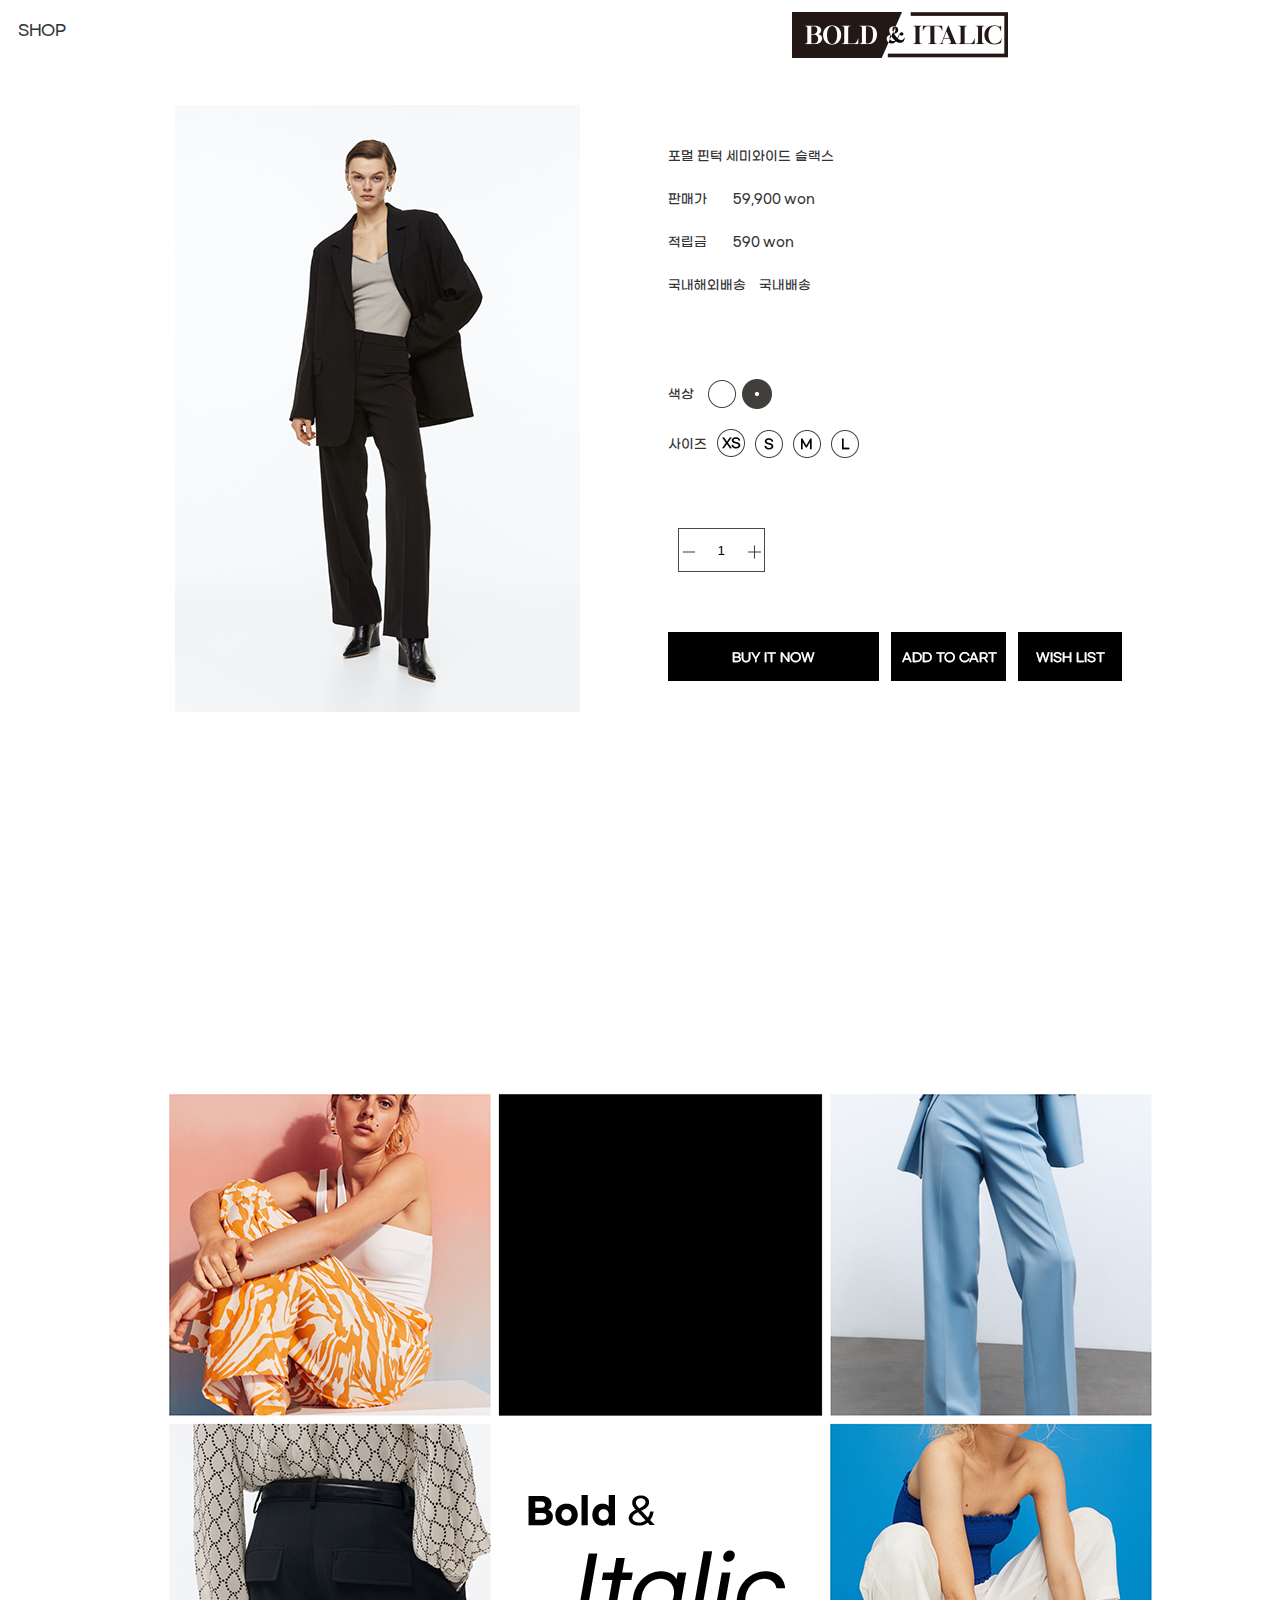
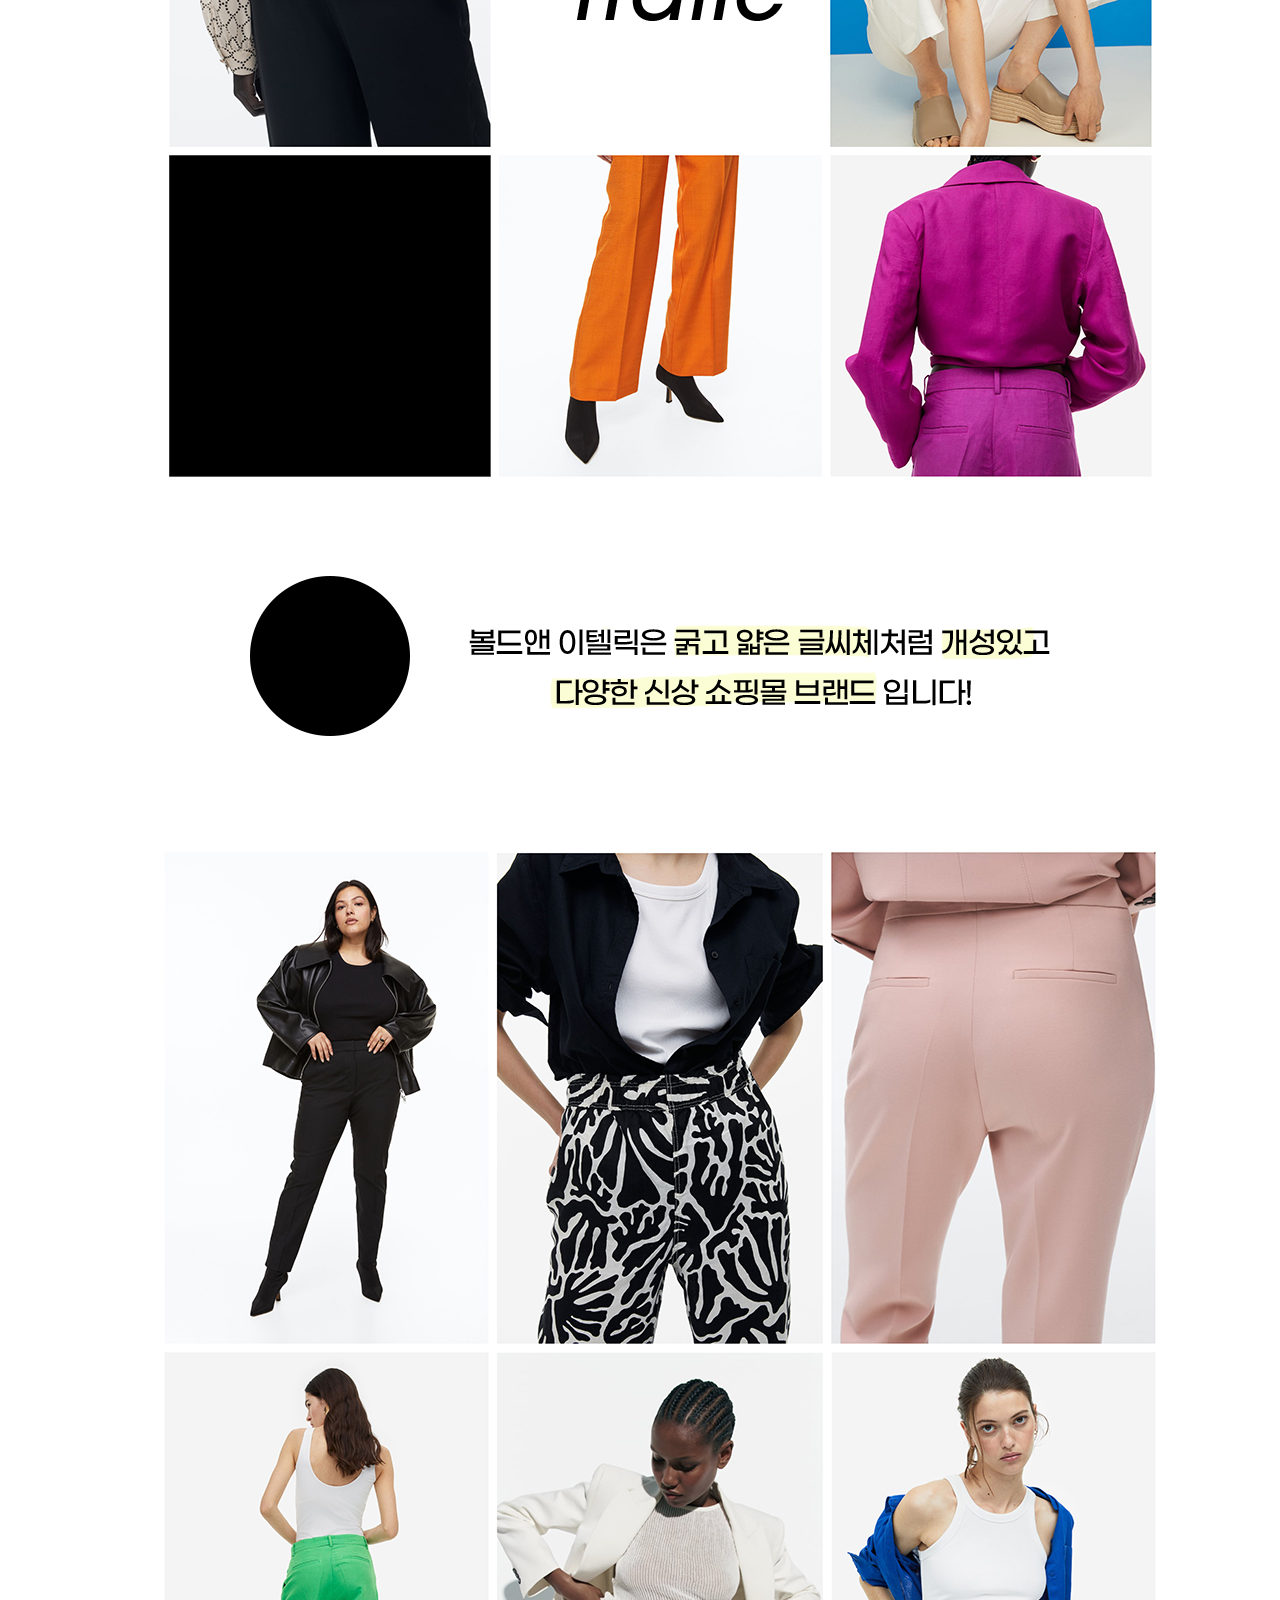
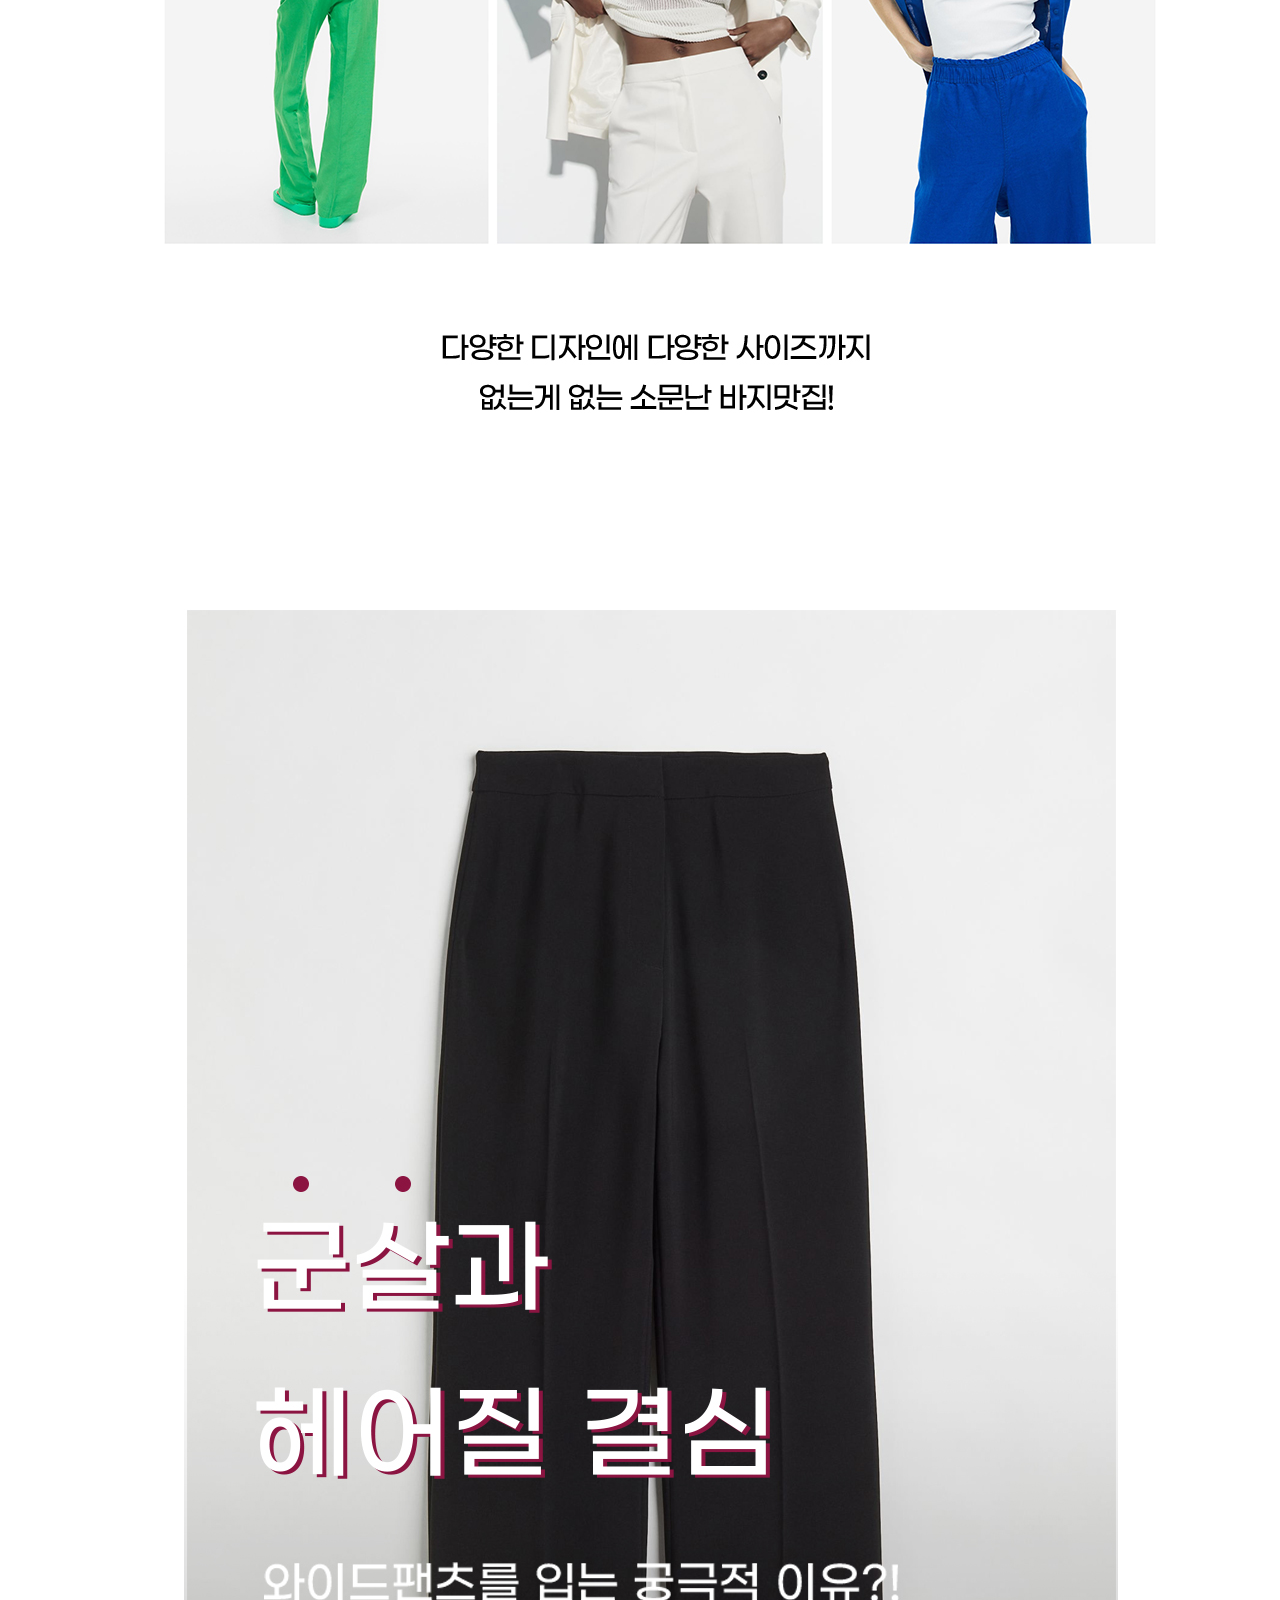
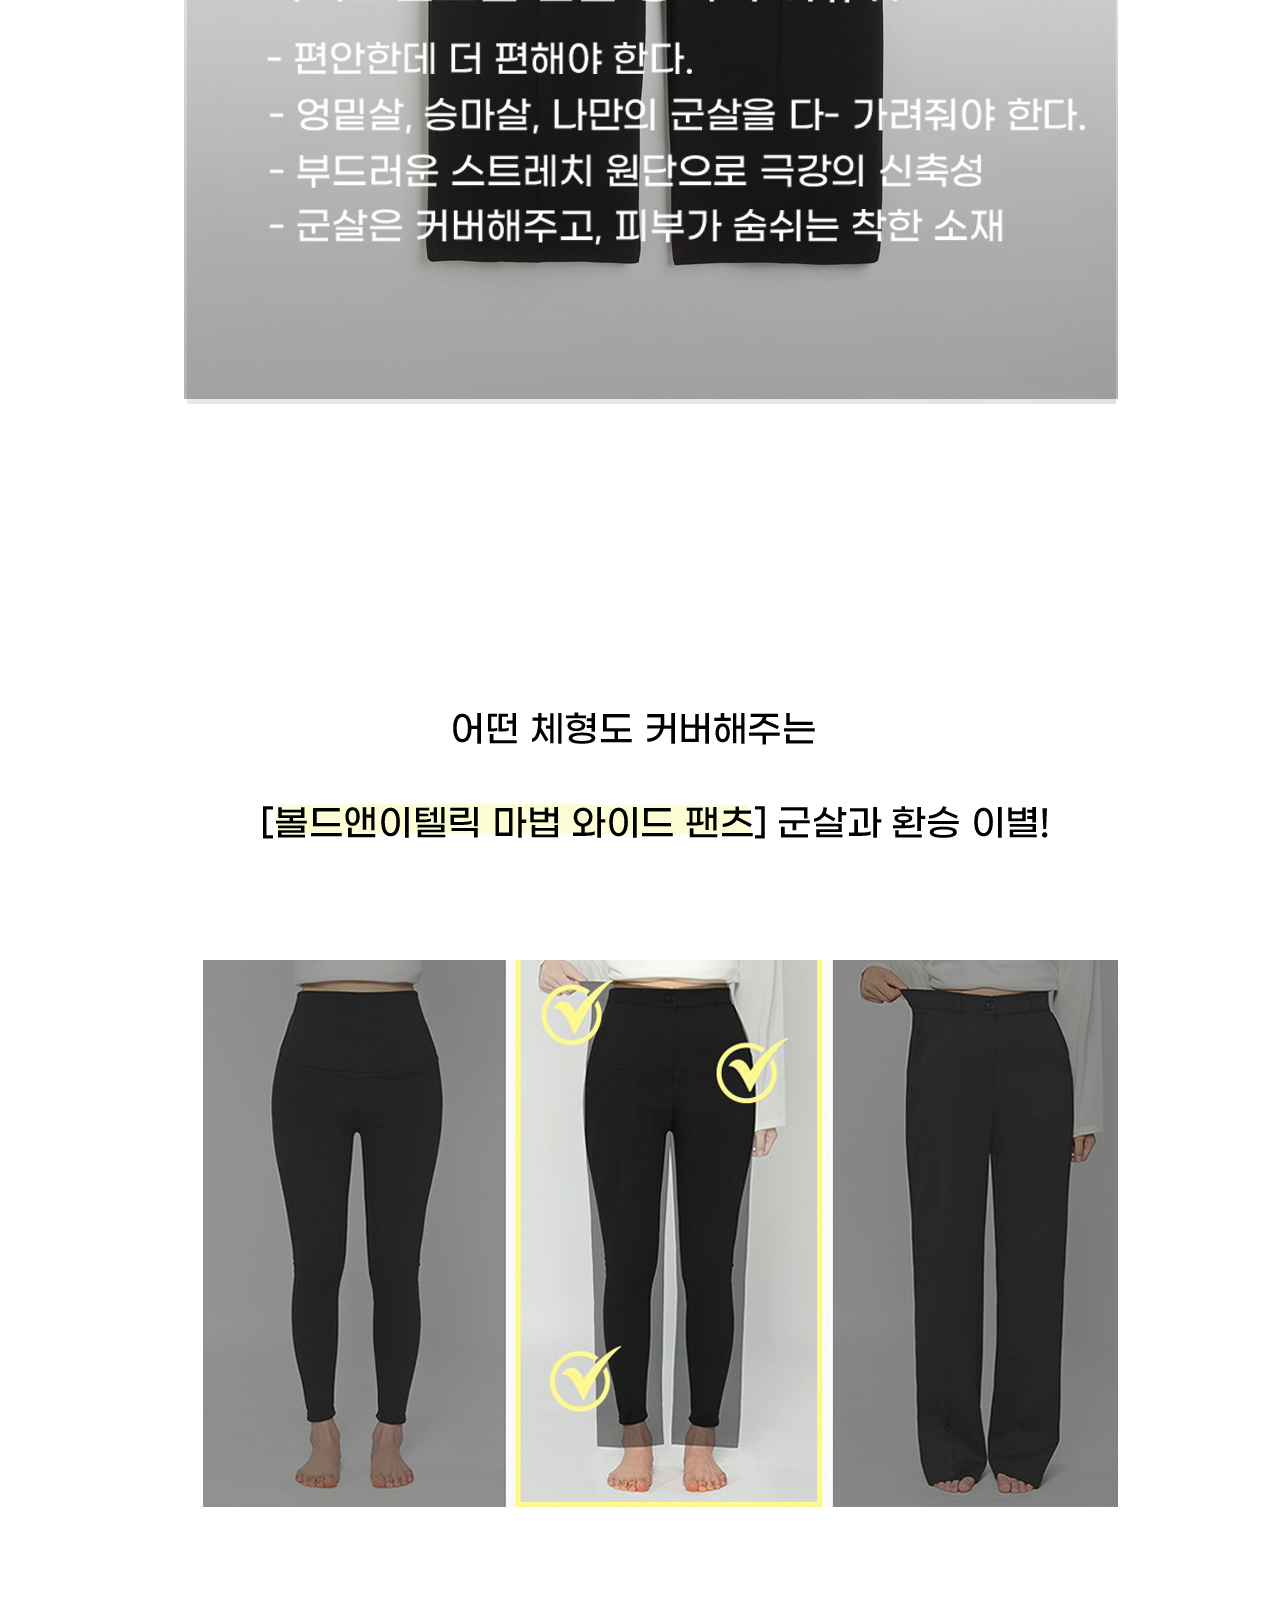
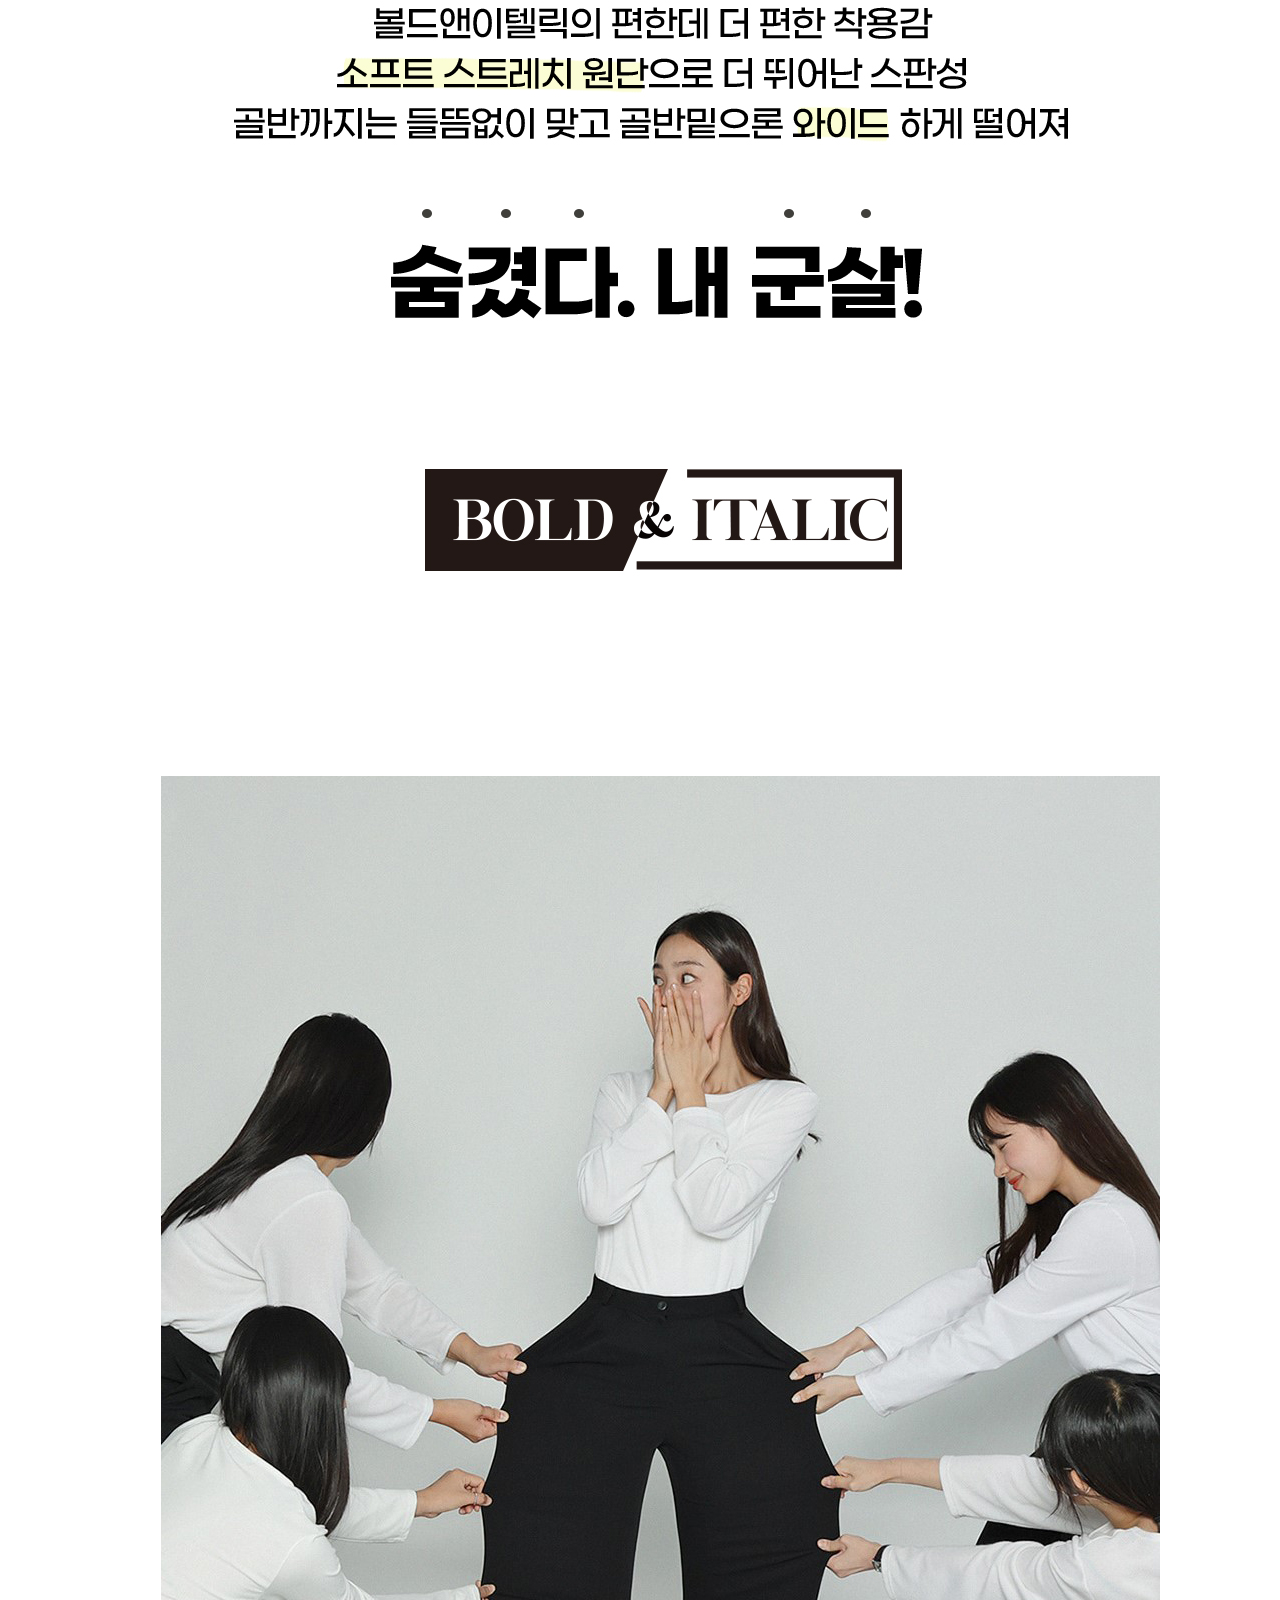
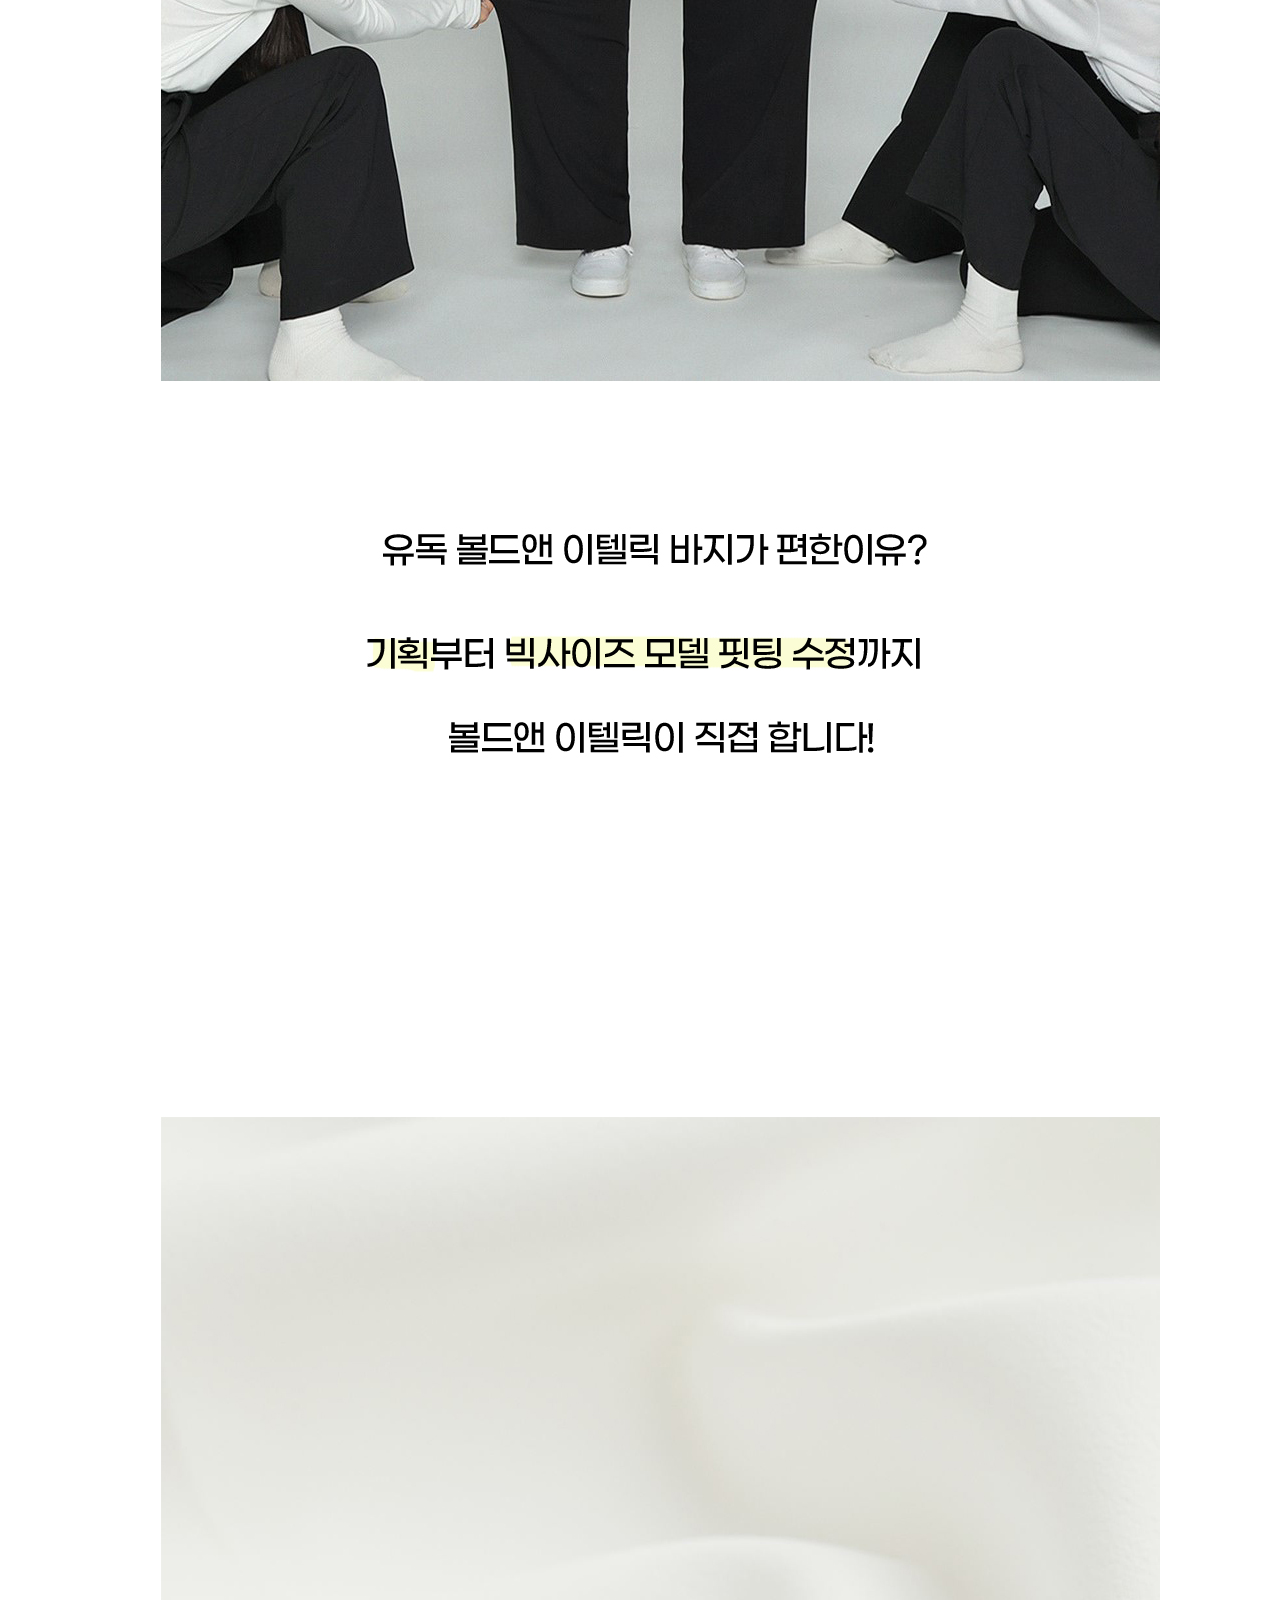
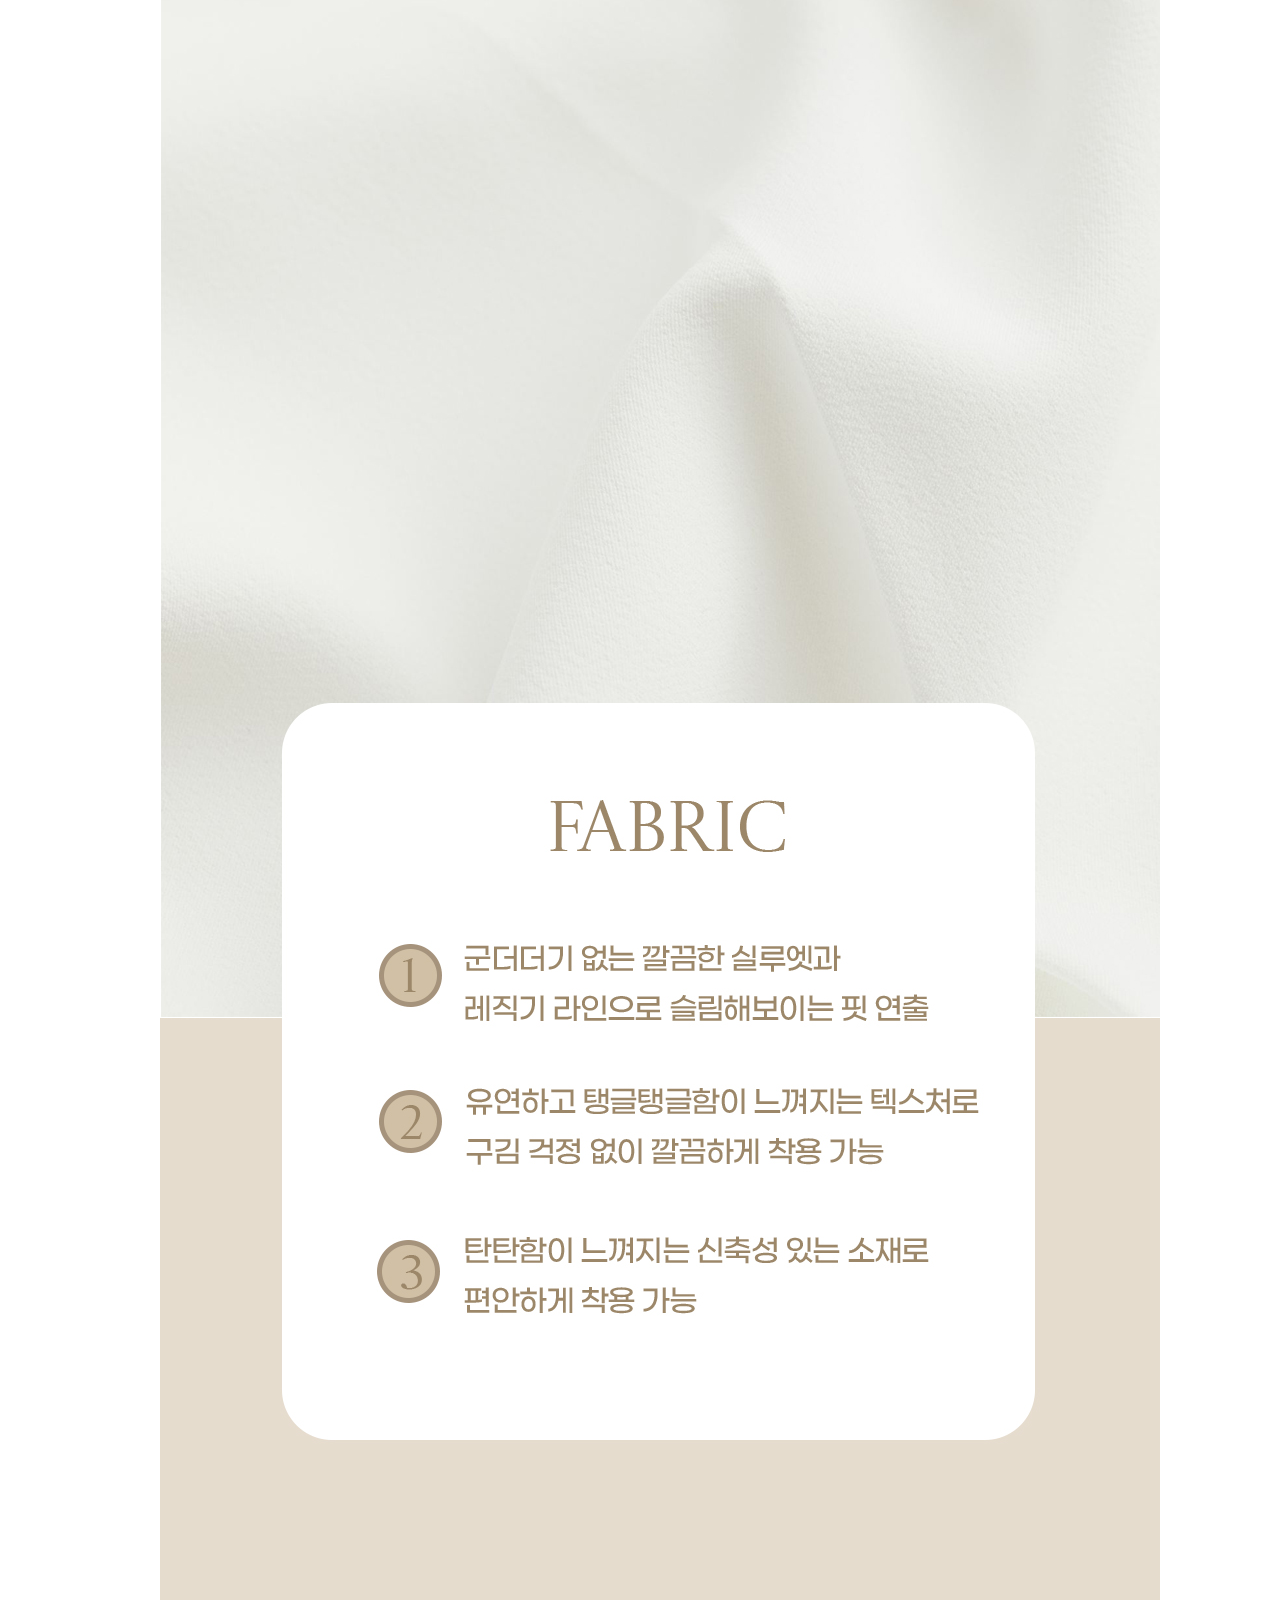
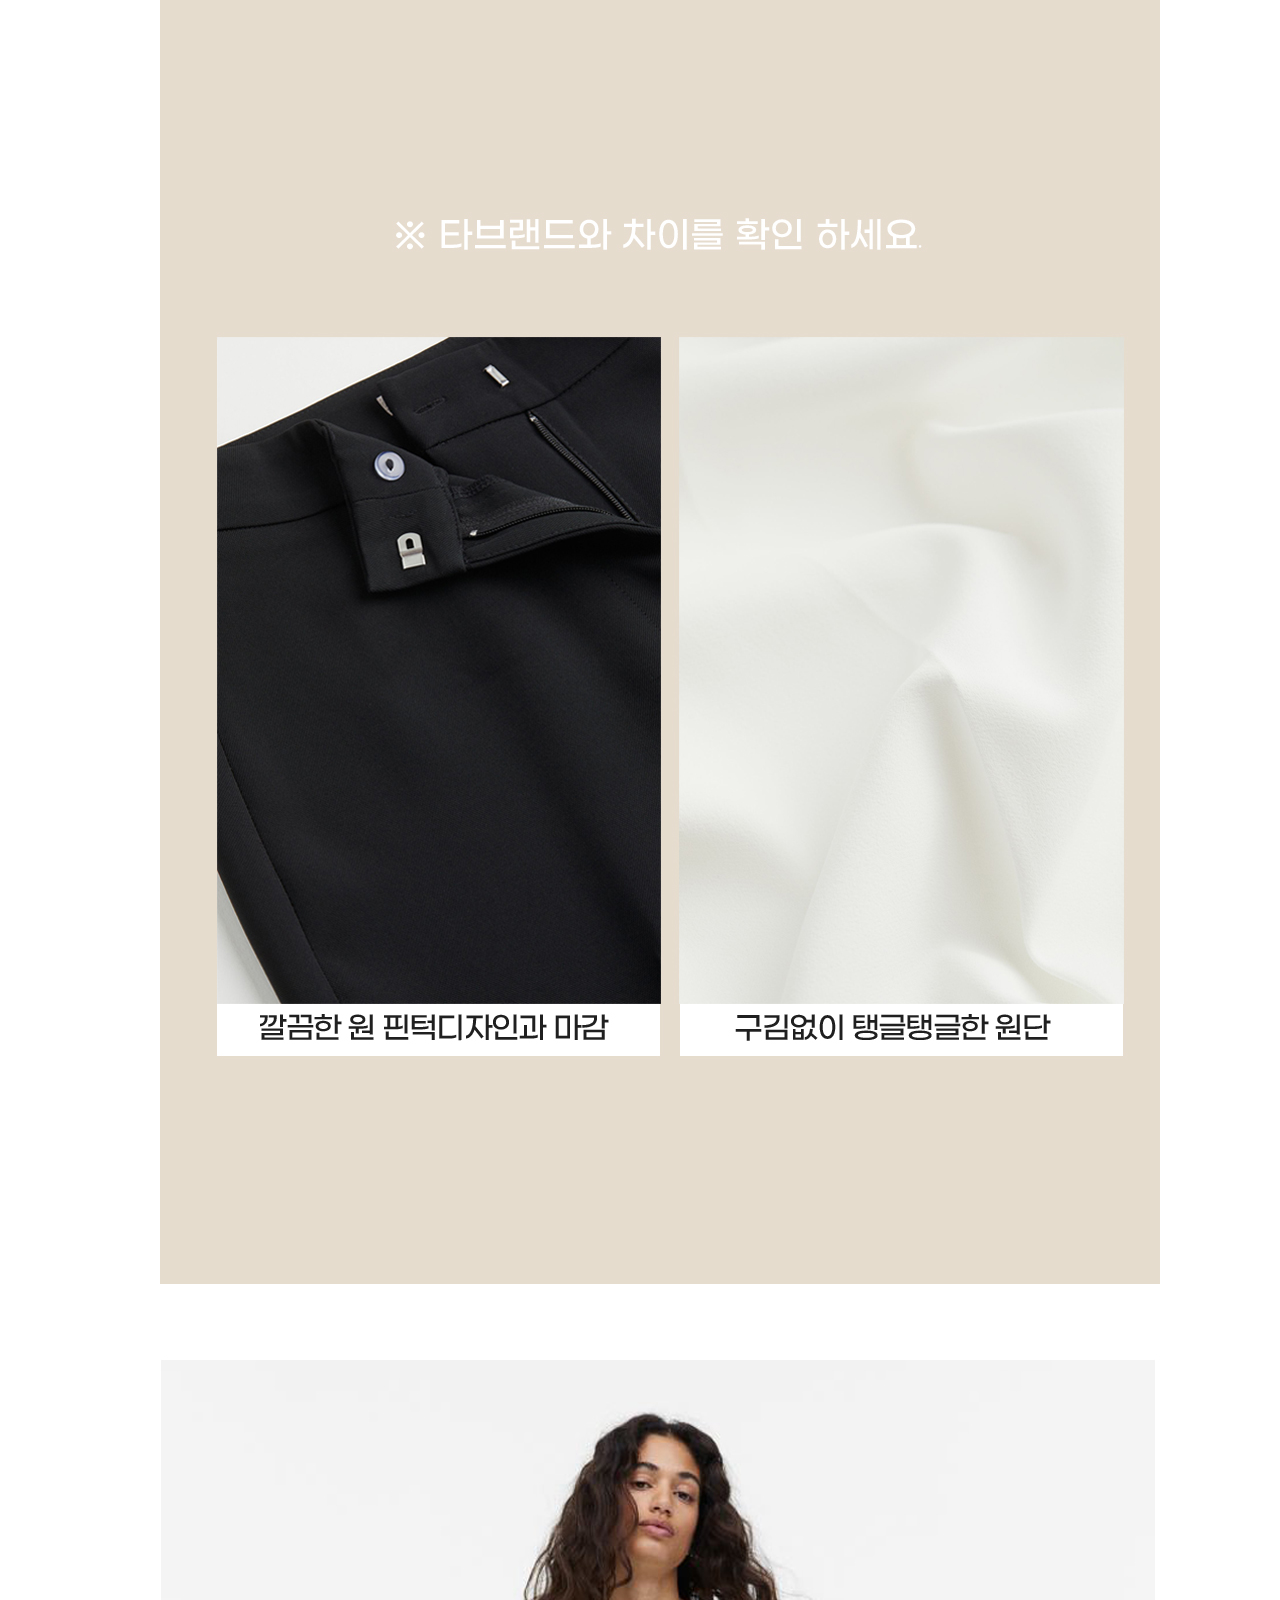
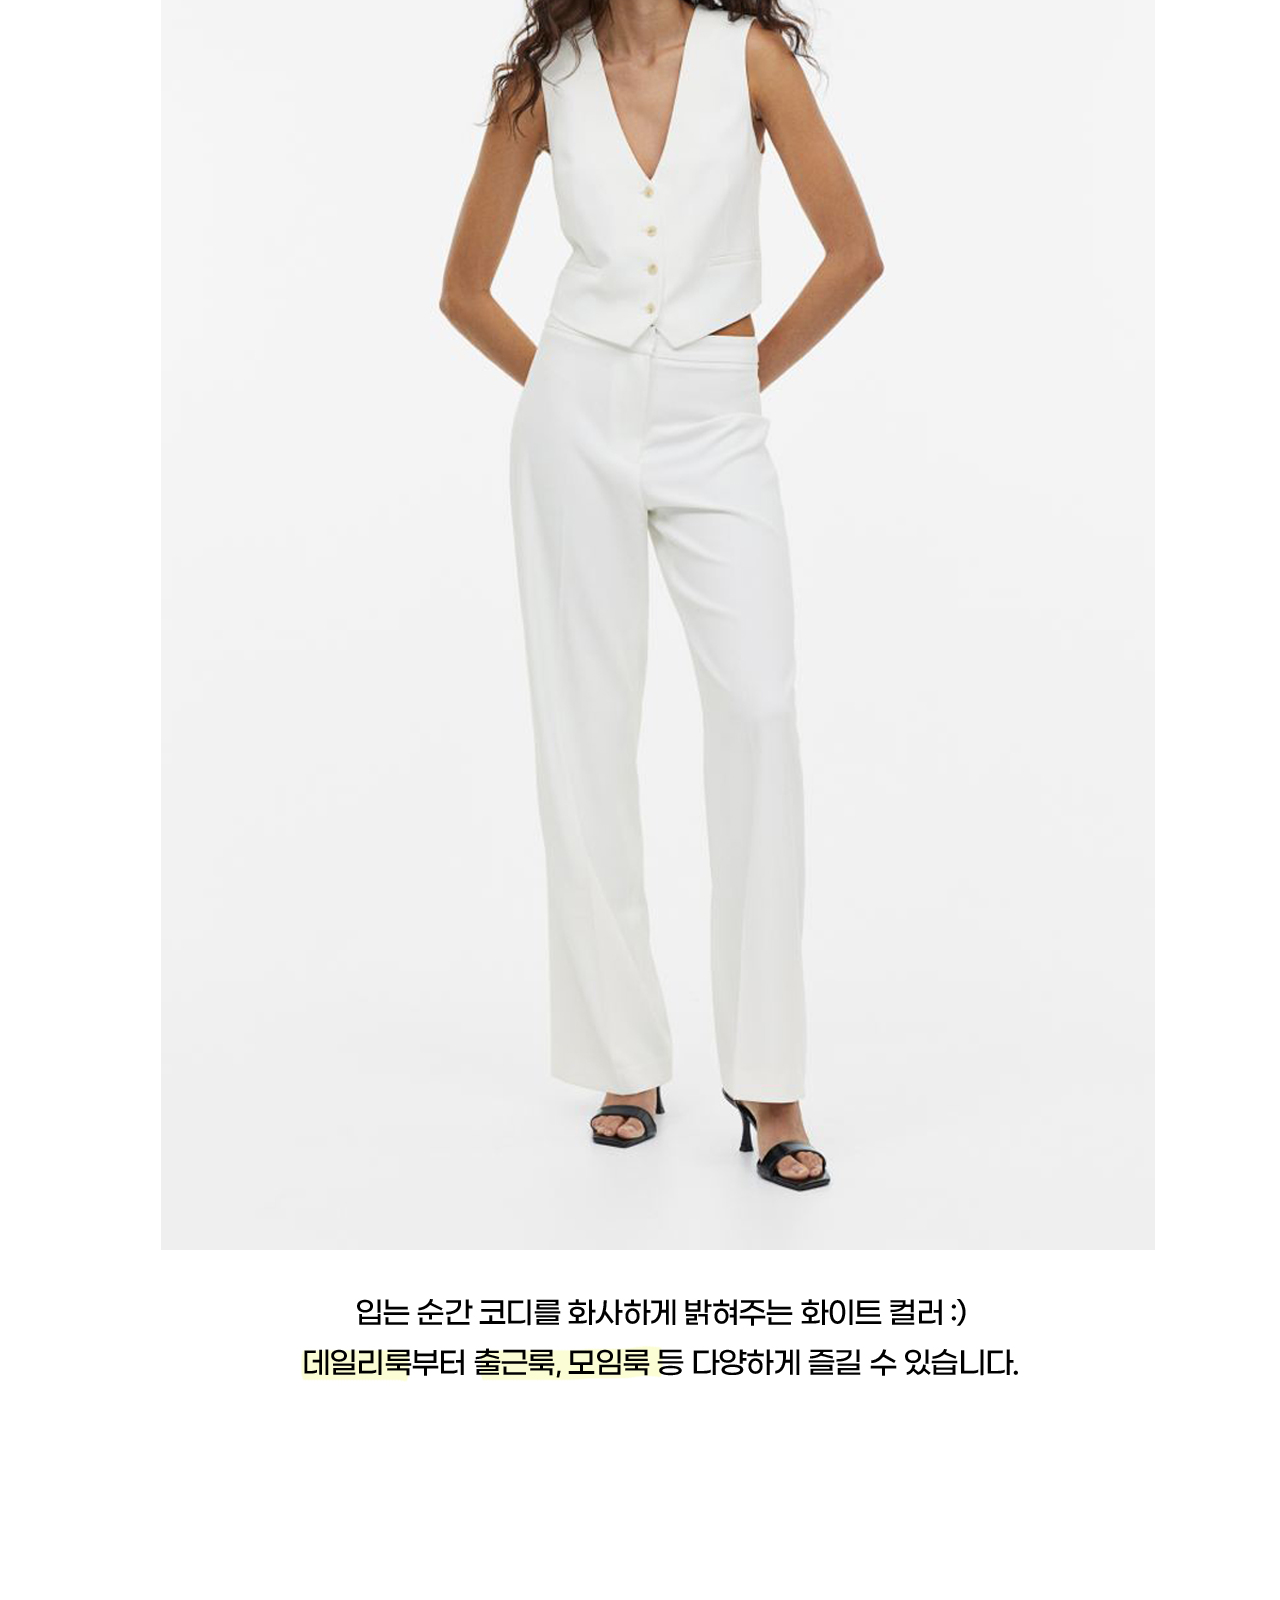
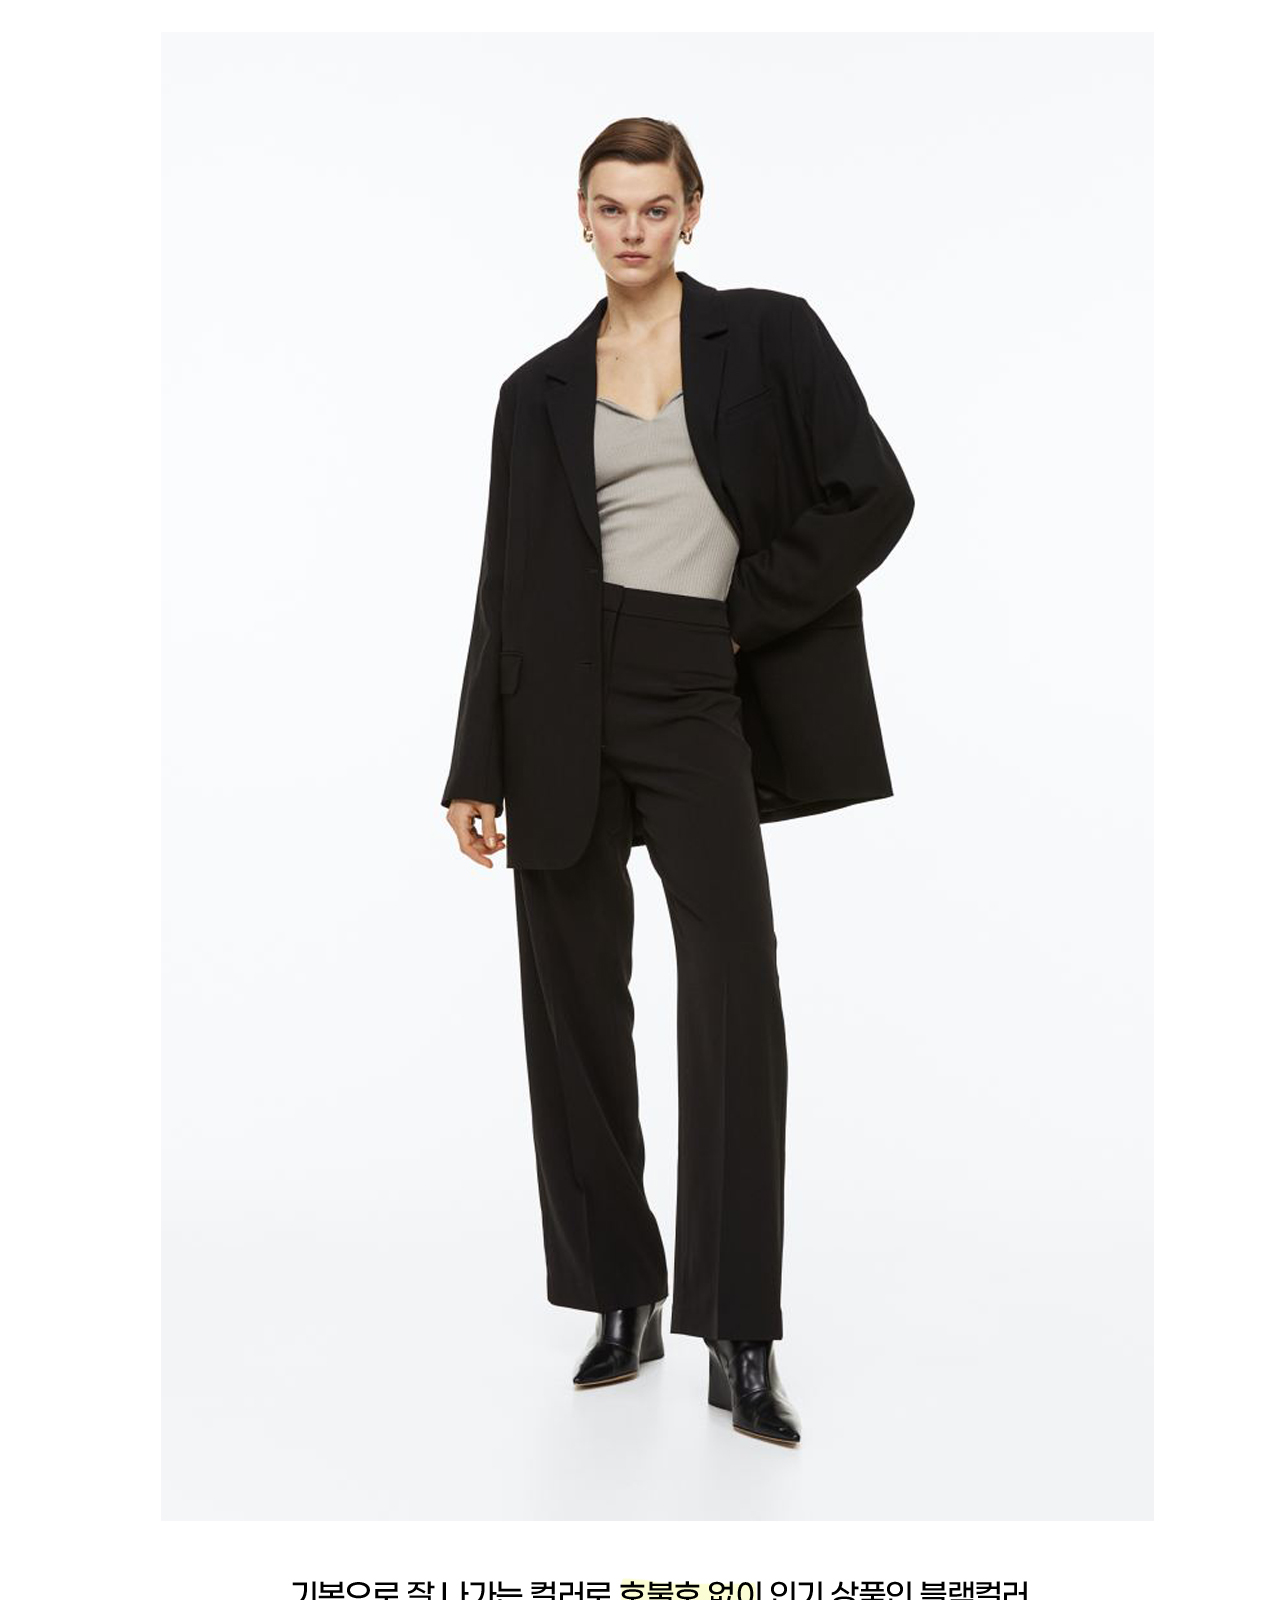
<file: index.html>
<!DOCTYPE html>
<html lang="ko">

<head>
    <meta charset="UTF-8">
    <meta http-equiv="X-UA-Compatible" content="IE=edge">
    <meta name="viewport" content="width=device-width, initial-scale=1.0">
    <title>Bold&italic</title>
    <link rel="stylesheet" href="main.css">
    <!--웹폰트-->
    <link rel="stylesheet" href="./font/stylesheet.css">
    <!--파비콘-->
    <link rel="shortcut icon" href="./favicon.ico" type="image/x-icon">
</head>

<body>
    <div id="header">
        <div class="header_inner">
            <h1 id="logo">
                <a href="#"><img src="./images/logo.png" alt="볼드앤이텔릭로고"></a>
            </h1>
            <p><a href="#">SHOP</a></p>
            <ul id="gnb">
                <li><a href="#">SEARCH</a></li>
                <li><a href="#">ACCOUNT</a></li>
                <li><a href="#">BAG</a></li>
            </ul>
        </div>
    </div>

    <div id="product">
        <div class="product_inner">
            <div class="img"><img src="./images/model.png" alt=""></div>
            <div class="text">
                <p>포멀 핀턱 세미와이드 슬랙스</p>
                <p>판매가 &nbsp; &nbsp; &nbsp;&nbsp; 59,900 won</p>
                <p>적립금 &nbsp; &nbsp; &nbsp;&nbsp; 590 won</p>
                <p>국내해외배송 &nbsp;&nbsp; 국내배송</p>
                <p class="padding1"><a href="#"> 색상 &nbsp;&nbsp;<img src="./images/color.png" alt=""></a></p>
                <p class="padding2"><a href="#">사이즈 &nbsp;&nbsp;<img src="./images/size.png" alt=""></a> </p>
                <div class="quantity">
                    <div class="numb_box">
                        <input type="number" min="1" max="9" step="1" value="1">
                    </div>
                </div>

                <p><a href="#"><img src="./images/button.png" alt="구매하기"></a></p>
            </div>
        </div>
    </div>

    <div id="product_detail">
        <img src="./images/images/pants01_01.jpg" alt="">
        <img src="./images/images/pants01_02.jpg" alt="">
        <img src="./images/images/pants01_03.jpg" alt="">
        <img src="./images/images/pants01_04.jpg" alt="">
        <img src="./images/images/pants01_05.jpg" alt="">
        <img src="./images/images/pants01_06.jpg" alt="">
        <img src="./images/images/pants01_07.jpg" alt="">
    </div>

    <div id="footer">
        <div class="footer_inner">
            <p class="left">AGREEMENT GUIDE PRIVACYPOLICY CONTACTUS SHOPPINGGUIDE CUSTOMERCARE<br>
                © BOLD&ITALIC 2023</p>
            <p class="right">COMPANY:BLACKUP CORP. OWNER:HONGSUHEE TEL:+82-0000-0000 EMAIL:tngml0727@gmail.com<br>
                © BOLD&ITALIC 2023</p>
        </div>
    </div>
    <script src="https://code.jquery.com/jquery-2.2.4.min.js"
        integrity="sha256-BbhdlvQf/xTY9gja0Dq3HiwQF8LaCRTXxZKRutelT44=" crossorigin="anonymous"></script>
    <script src="./input/script.js"></script>
</body>

</html>
</file>
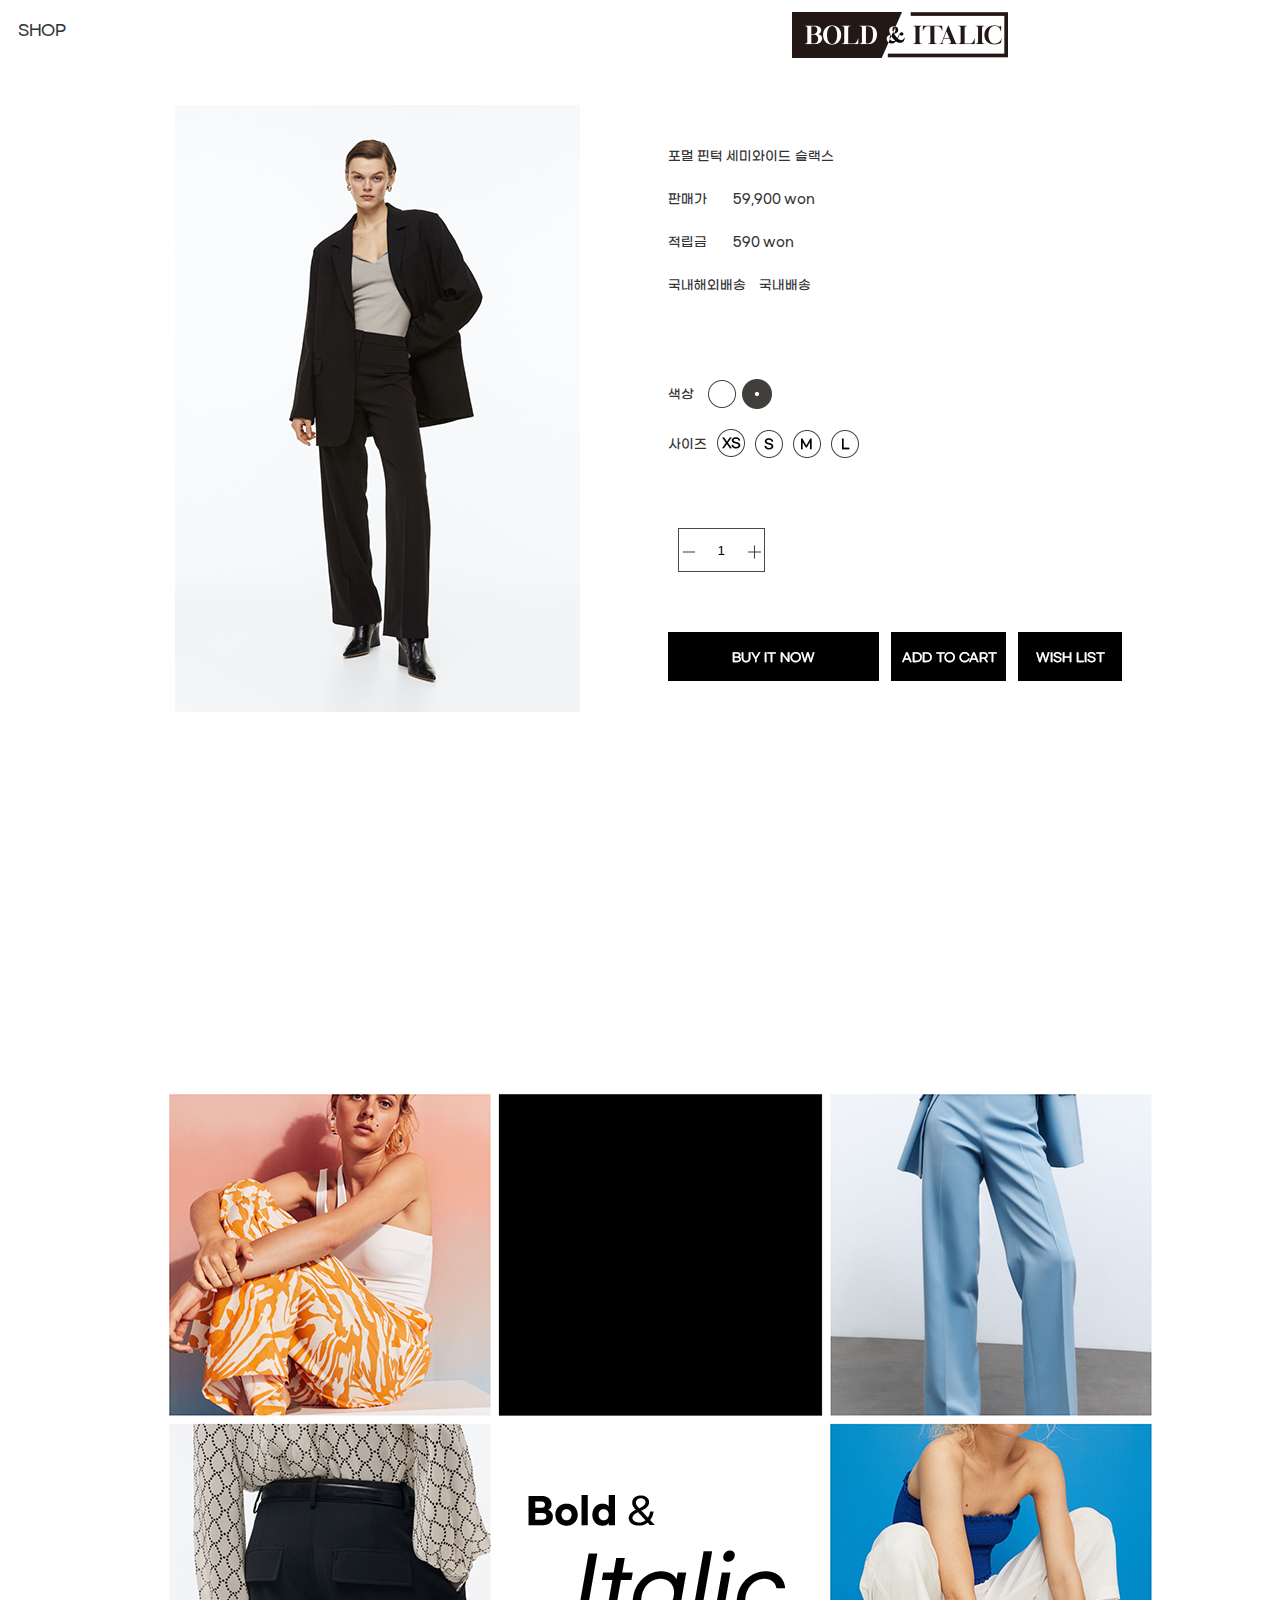
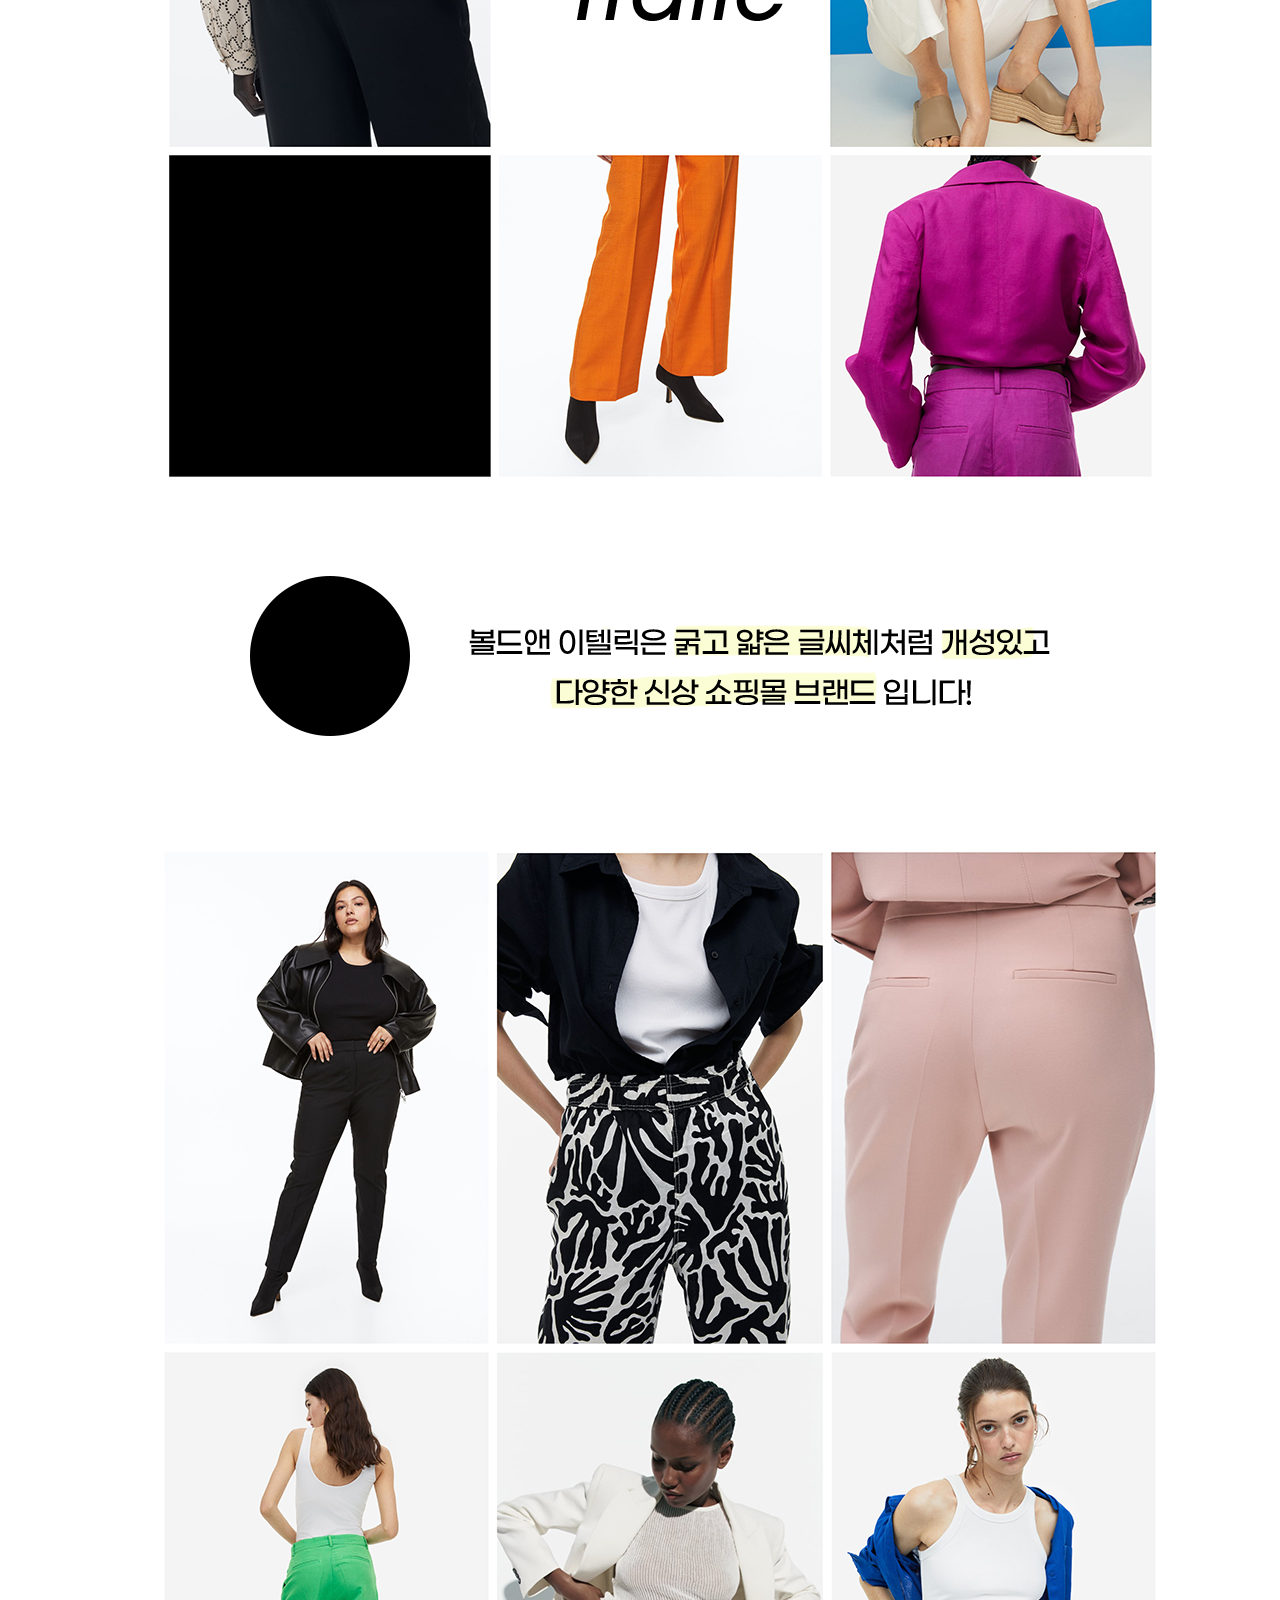
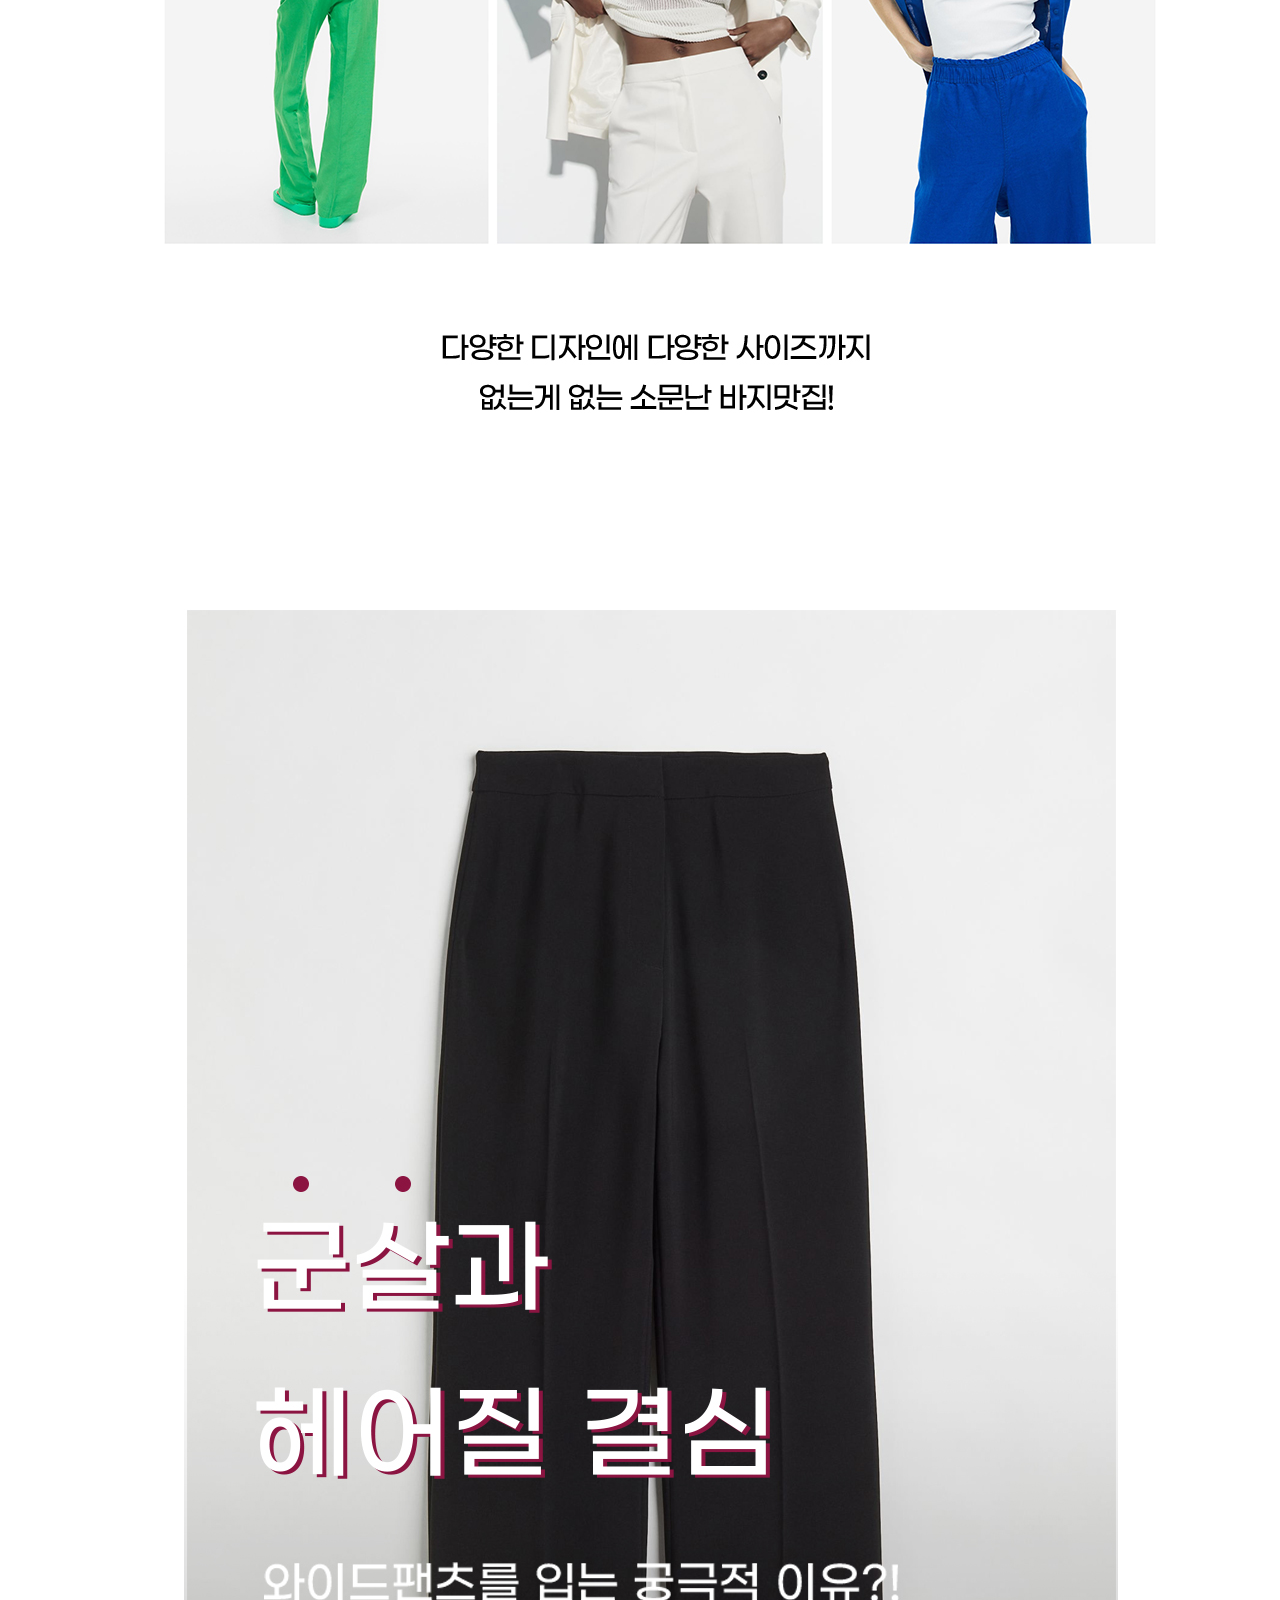
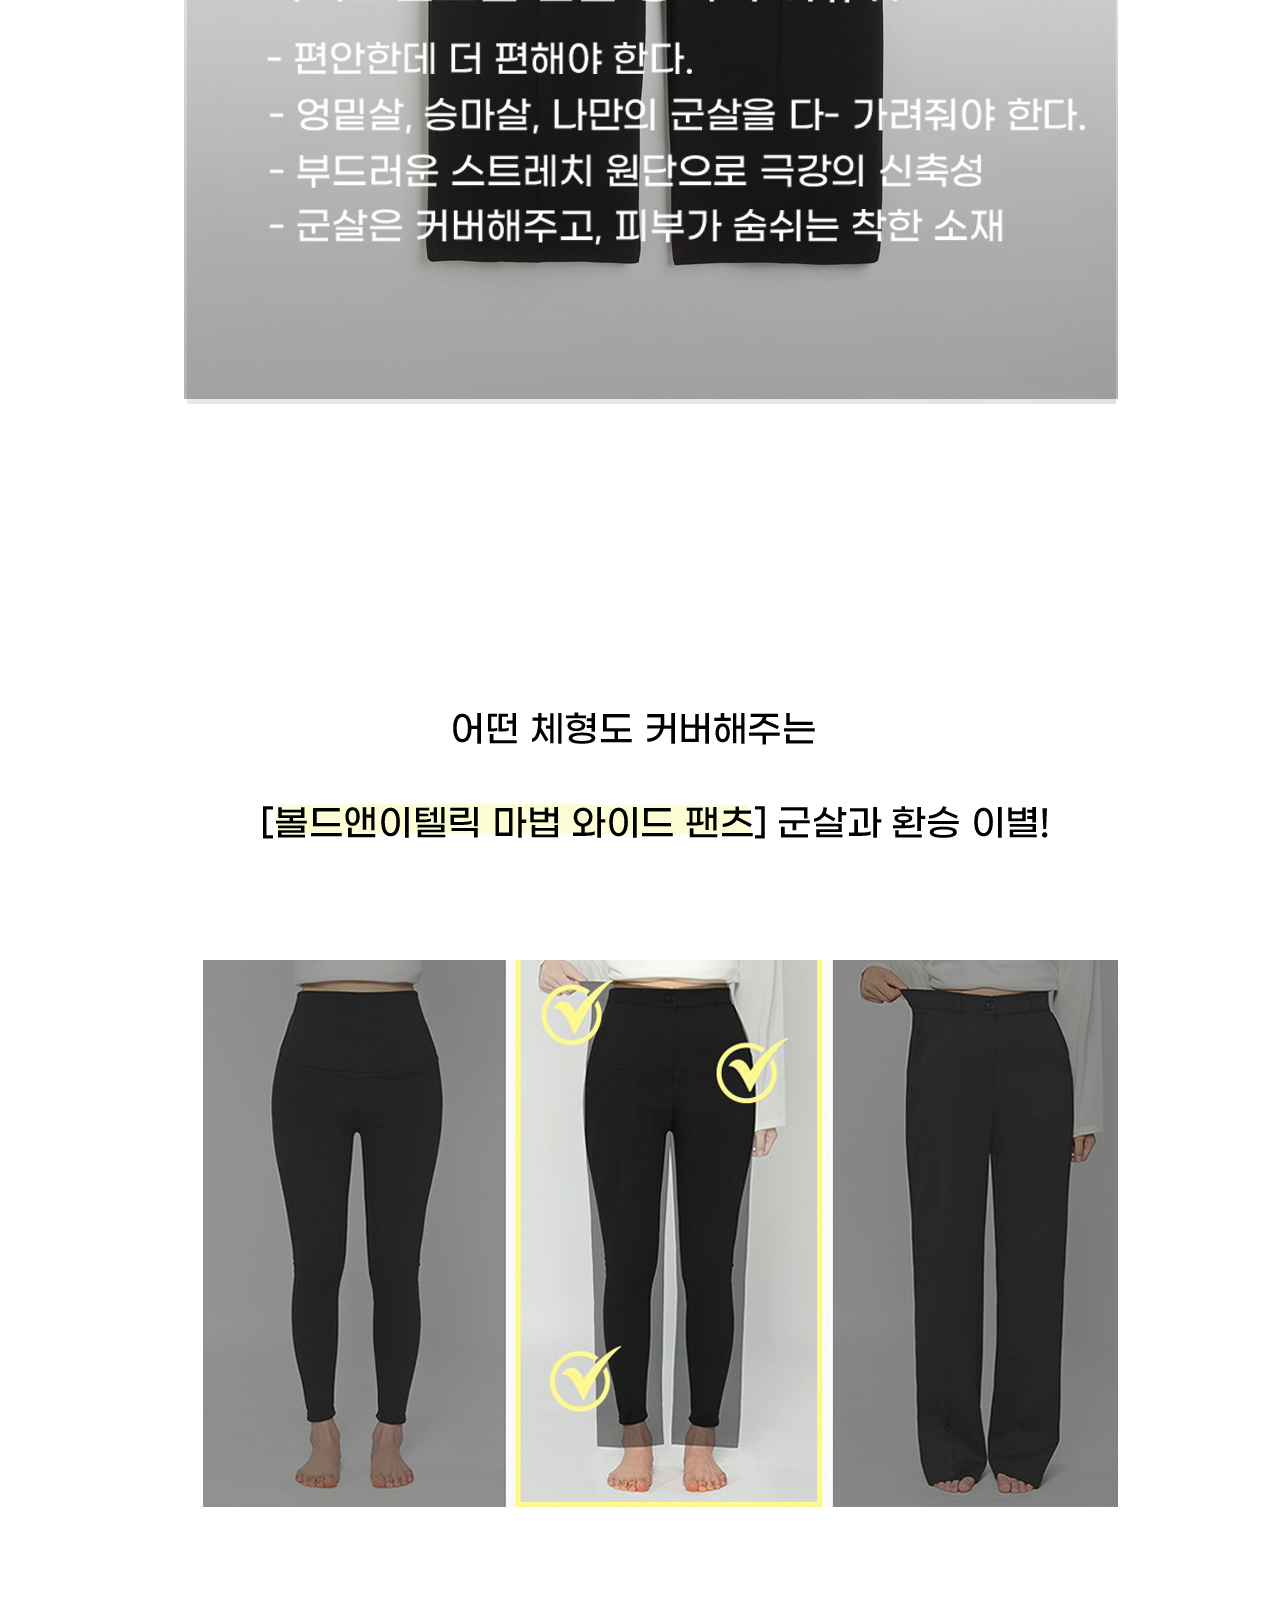
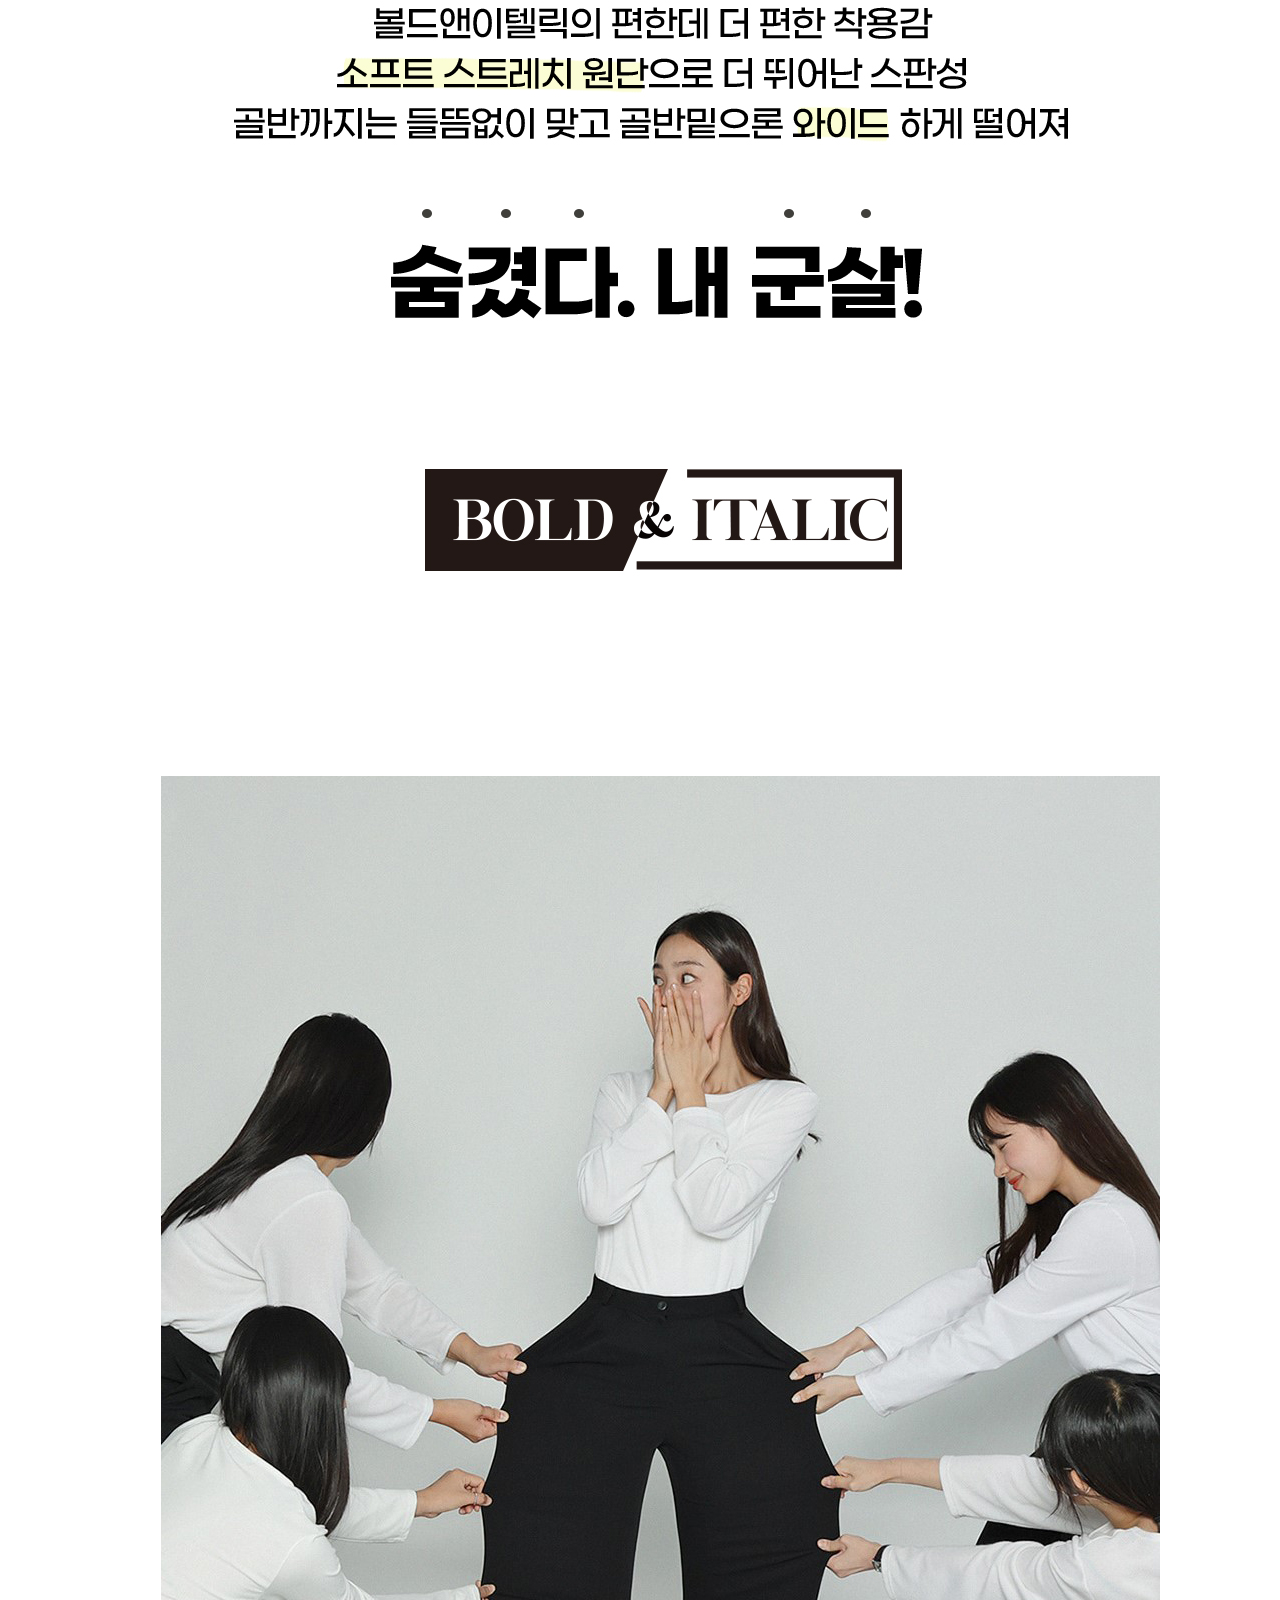
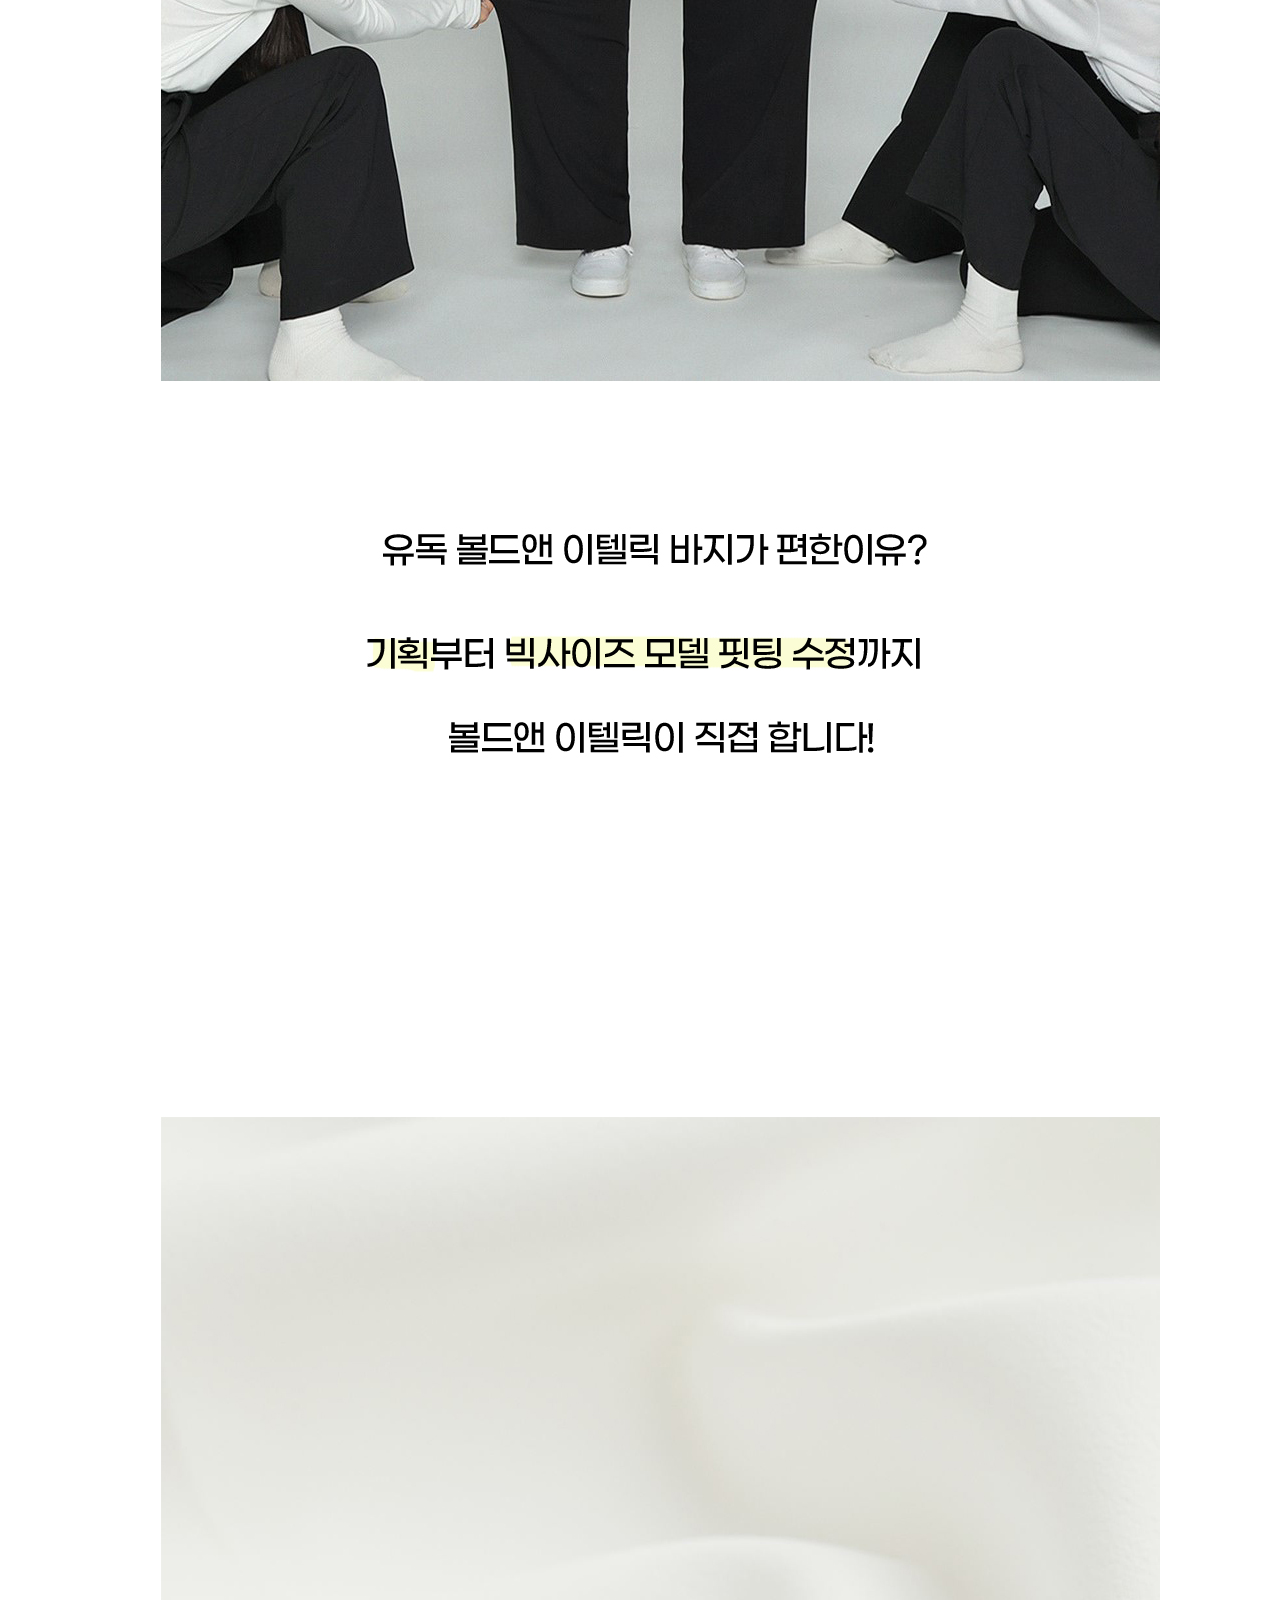
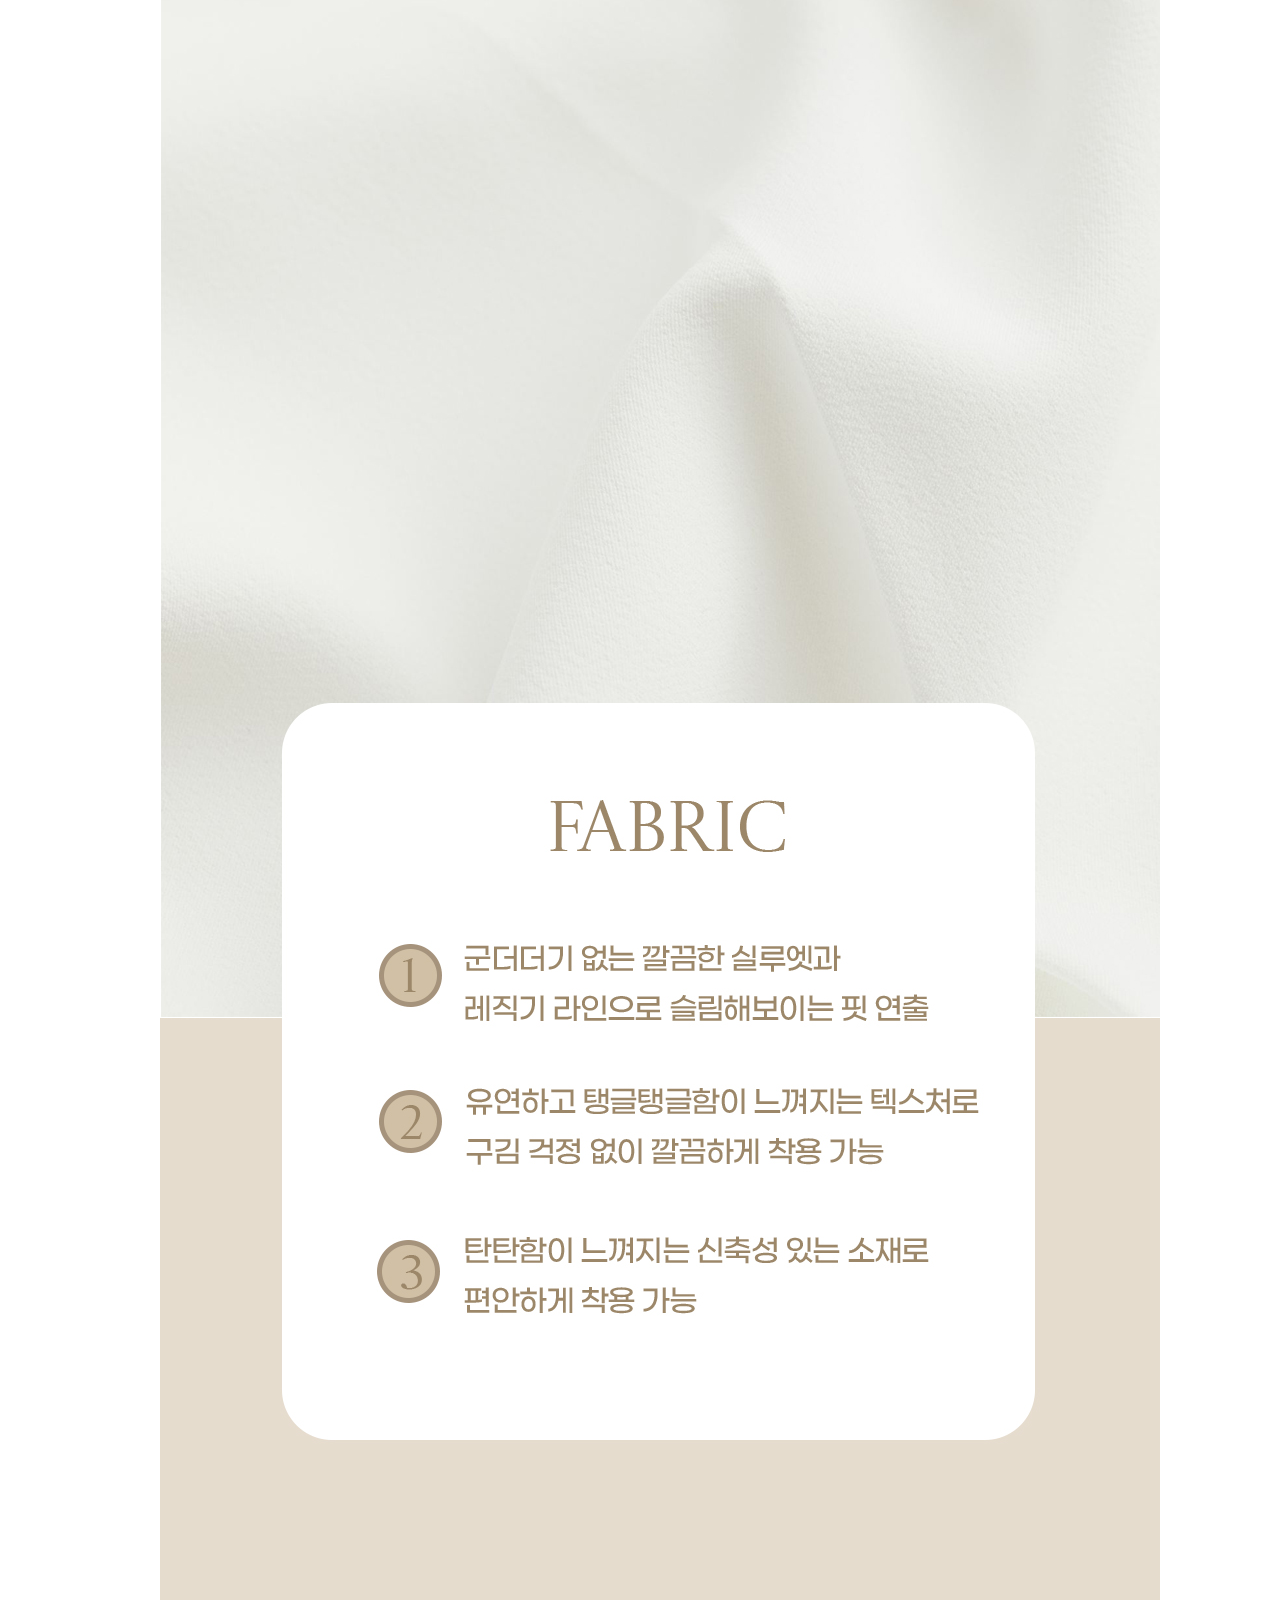
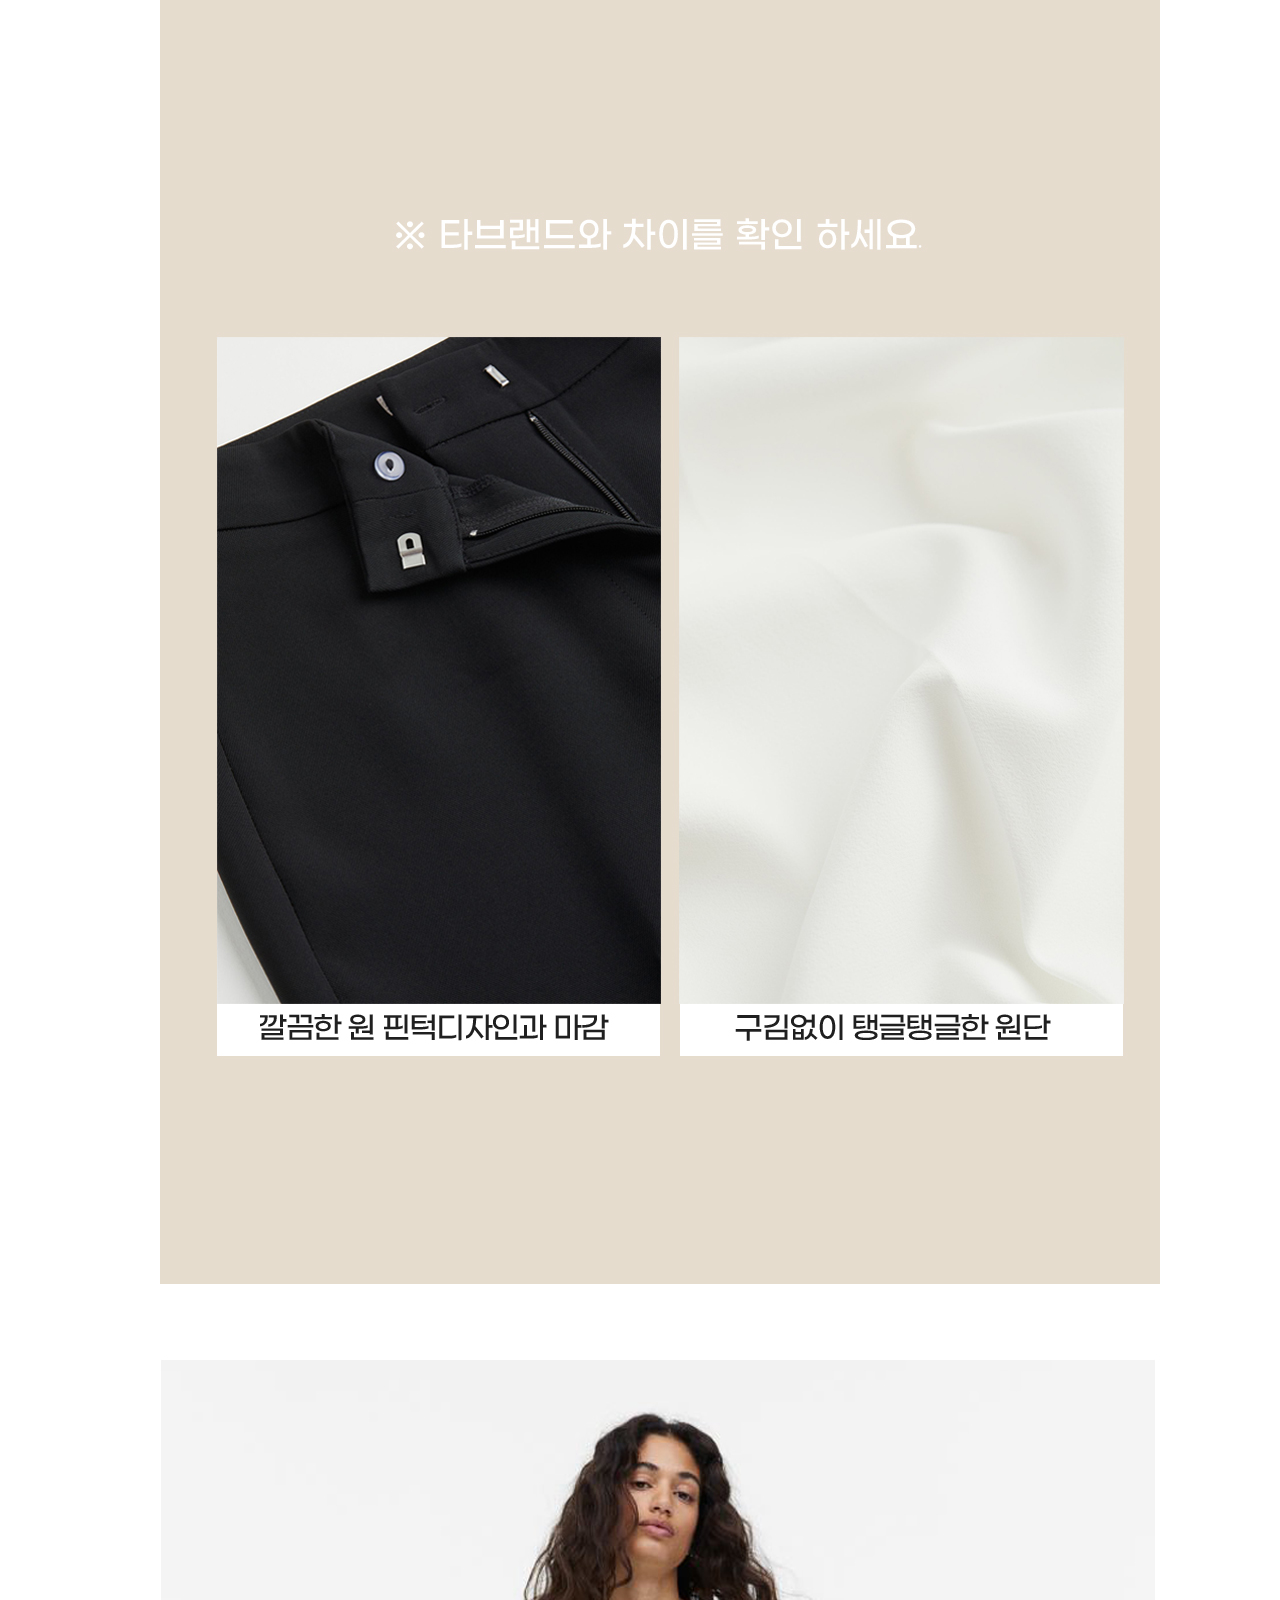
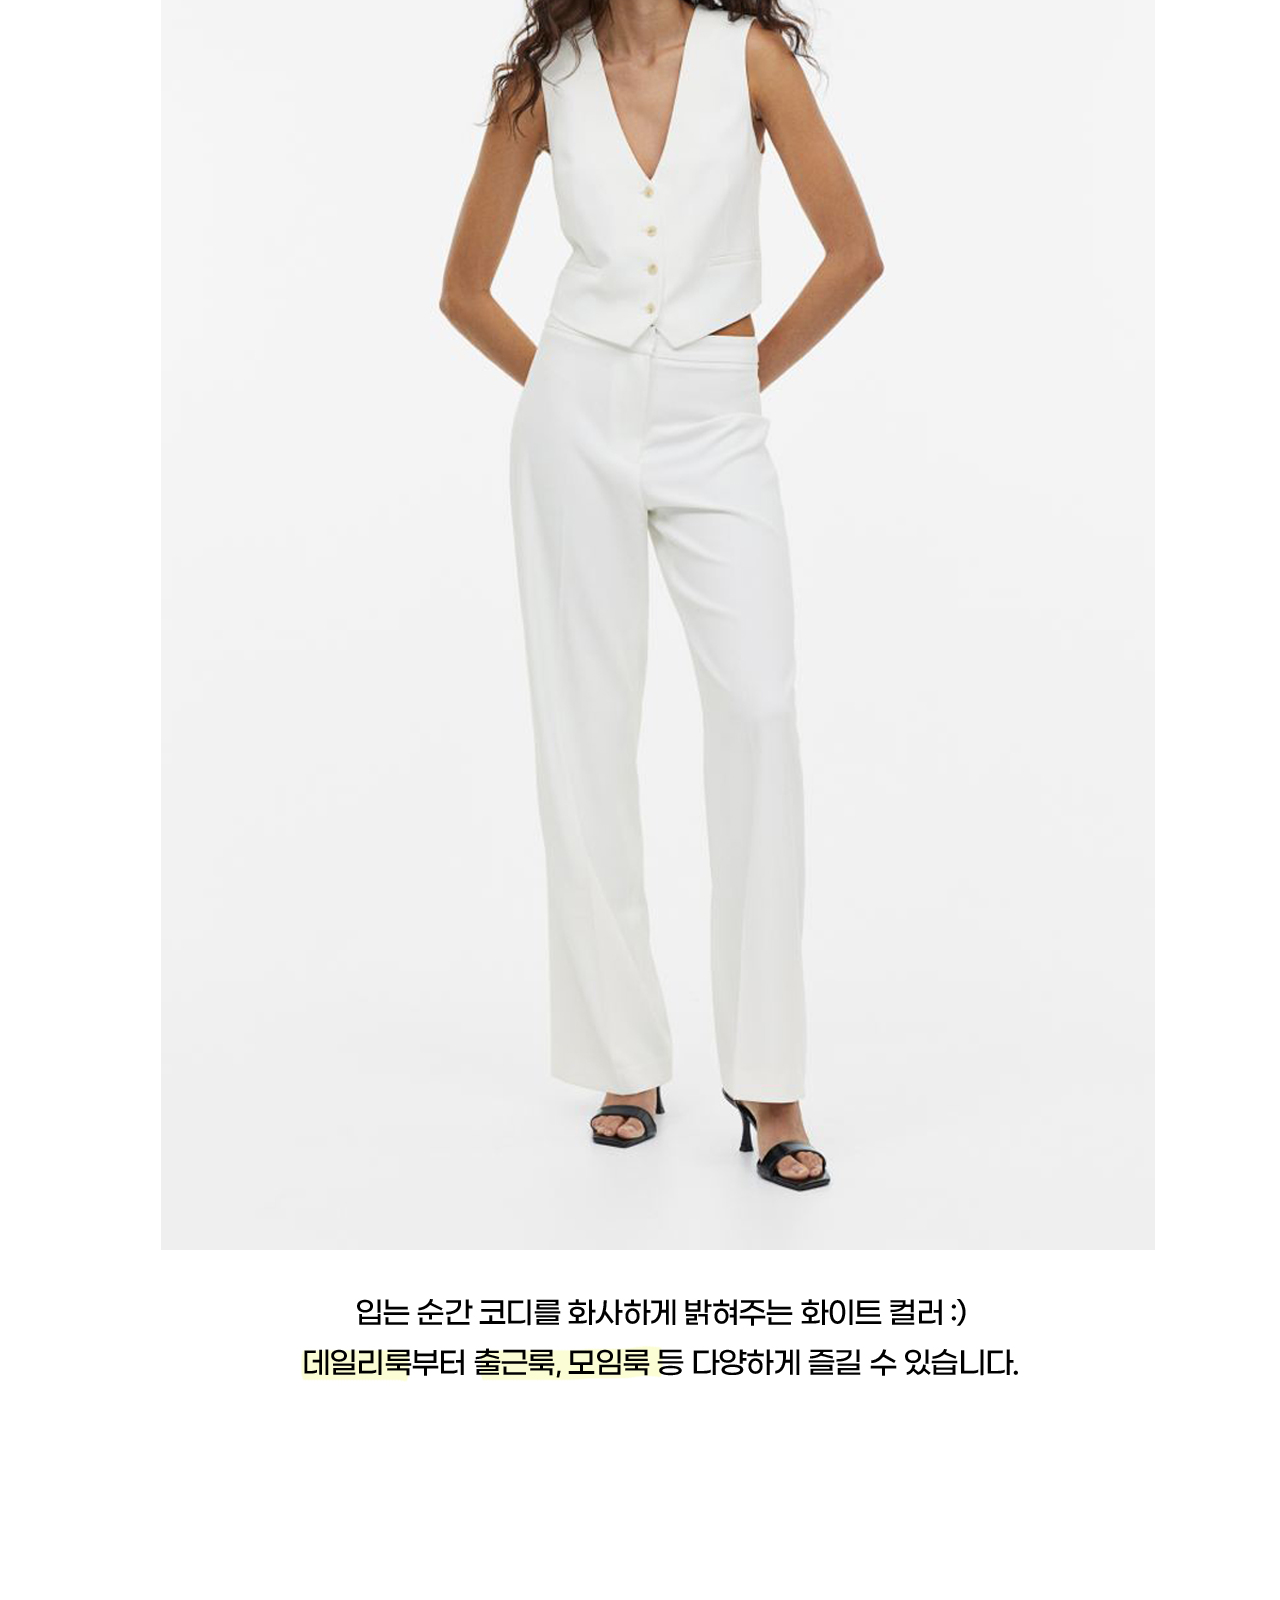
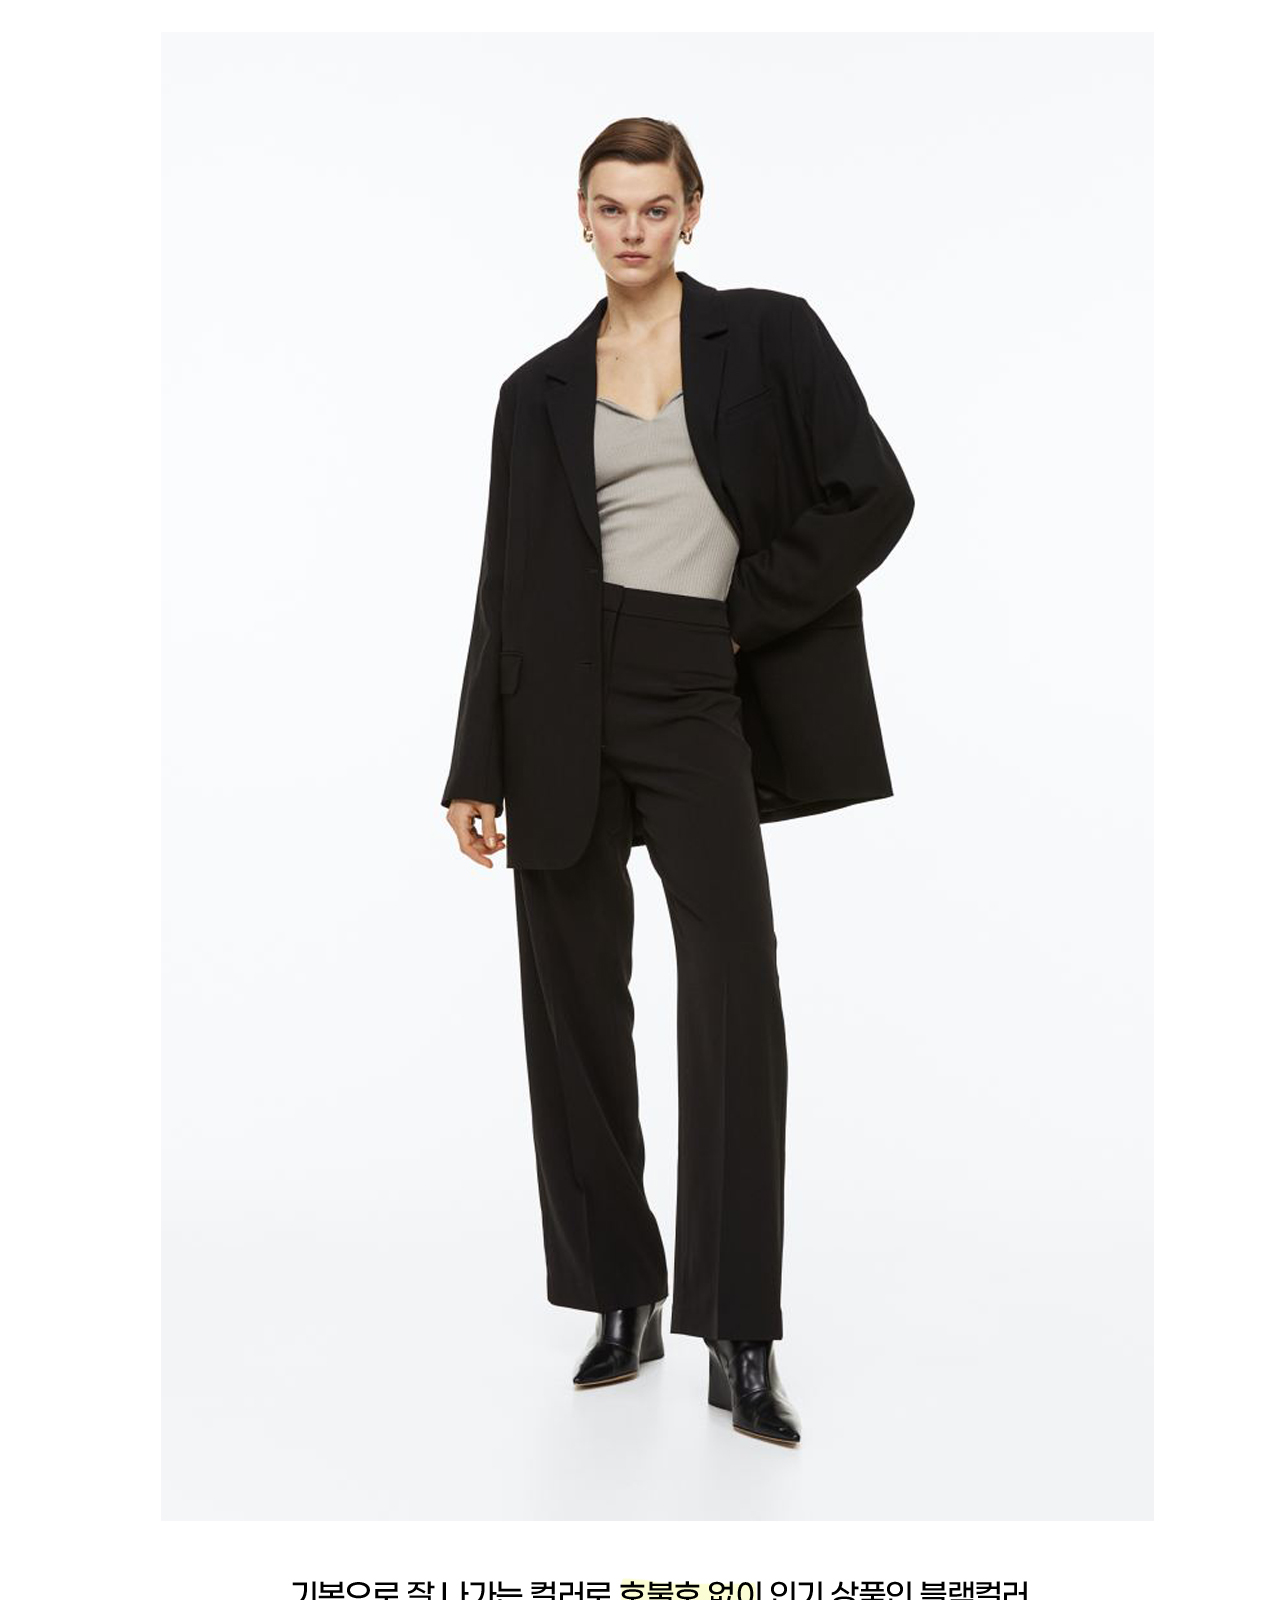
<file: sub-1.html>
<!DOCTYPE html>
<html lang="ko">

<head>
    <meta charset="UTF-8">
    <meta http-equiv="X-UA-Compatible" content="IE=edge">
    <meta name="viewport" content="width=device-width, initial-scale=1.0">
    <title>Bold&italic</title>
    <link rel="stylesheet" href="sub-1.css">
    <!--웹폰트-->
    <link rel="stylesheet" href="./font/stylesheet.css">
    <!--파비콘-->
    <link rel="shortcut icon" href="./favicon.ico" type="image/x-icon">
</head>

<body>
    <div id="header">
        <div class="header_inner">
            <h1 id="logo">
                <a href="#"><img src="./images/logo.png" alt="볼드앤이텔릭로고"></a>
            </h1>
            <p><a href="#">SHOP</a></p>
            <ul id="gnb">
                <li><a href="#">SEARCH</a></li>
                <li><a href="#">ACCOUNT</a></li>
                <li><a href="#">BAG</a></li>
            </ul>
        </div>
    </div>

    <div id="product">
        <div class="product_inner">
            <div class="img"><img src="./images/model.png" alt=""></div>
            <div class="text">
                <p>포멀 핀턱 세미와이드 슬랙스</p>
                <p>판매가 &nbsp; &nbsp; &nbsp;&nbsp; 59,900 won</p>
                <p>적립금 &nbsp; &nbsp; &nbsp;&nbsp; 590 won</p>
                <p>국내해외배송 &nbsp;&nbsp; 국내배송</p>
                <p class="padding1"><a href="#"> 색상 &nbsp;&nbsp;<img src="./images/color.png" alt=""></a></p>
                <p class="padding2"><a href="#">사이즈 &nbsp;&nbsp;<img src="./images/size.png" alt=""></a> </p>
                <div class="quantity">
                    <div class="numb_box">
                        <input type="number" min="1" max="9" step="1" value="1">
                    </div>
                </div>

                <p><a href="#"><img src="./images/button.png" alt="구매하기"></a></p>
            </div>
        </div>
    </div>

    <div id="product_detail">
        <img src="./images/images/pants01_01.jpg" alt="">
        <img src="./images/images/pants01_02.jpg" alt="">
        <img src="./images/images/pants01_03.jpg" alt="">
        <img src="./images/images/pants01_04.jpg" alt="">
        <img src="./images/images/pants01_05.jpg" alt="">
        <img src="./images/images/pants01_06.jpg" alt="">
        <img src="./images/images/pants01_07.jpg" alt="">
    </div>

    <div id="footer">
        <div class="footer_inner">
            <p class="left">AGREEMENT GUIDE PRIVACYPOLICY CONTACTUS SHOPPINGGUIDE CUSTOMERCARE<br>
                © BOLD&ITALIC 2023</p>
            <p class="right">COMPANY:BLACKUP CORP. OWNER:HONGSUHEE TEL:+82-0000-0000 EMAIL:tngml0727@gmail.com<br>
                © BOLD&ITALIC 2023</p>
        </div>
    </div>
    <script src="https://code.jquery.com/jquery-2.2.4.min.js"
        integrity="sha256-BbhdlvQf/xTY9gja0Dq3HiwQF8LaCRTXxZKRutelT44=" crossorigin="anonymous"></script>
    <script src="./input/script.js"></script>
</body>

</html>
</file>
<file: main.css>
/*웹폰트 : 'gmarketsans'*/

* {
    margin: 0;
    padding: 0;
}

a {
    text-decoration: none;
    color: inherit;
}

ul,
ol {
    list-style: none;
}

img,
video,
iframe {
    vertical-align: middle;
}

body {
    font-family: 'gmarketsans';
    font-weight: 500;
    font-size: 13px;
    line-height: 23px;
    color: #333;
}

/*header*/
#header {
    width: 1800px;
    margin: 0 auto;
    font-size: 15px;
    height: 70px;
    position: relative;
}



#logo {
    position: absolute;
    top: 50%;
    left: 50%;
    transform: translate(-50%, -50%);
}

#header p {
    position: absolute;
    top: 28%;
    left: 1%;
}

#gnb {
    display: flex;
    position: absolute;
    top: 1%;
    left: 84%;
}

#gnb li {
    padding: 15px;
}

/*product*/

#product {
    width: 1320px;
    margin: 0 auto;
    text-align: center;
}

.product_inner {
    margin-top: 5px;
    display: flex;
    flex-wrap: wrap;
    justify-content: space-around;
    align-content: space-around;
    padding: 30px;

}

.img {
    width: 162px;
}

.text {
    width: 457px;
    padding: 30px;
    text-align: left;
}

.text p {
    padding: 10px;
}

.text .padding1 {
    padding-top: 72px;
}

.text .padding2 {
    padding-bottom: 50px;
}

.quantity .numb_box {
    margin: 20px;
}

/*product_detail*/
#product_detail {
    width: 1320px;
    margin: 0 auto;
    text-align: center;
    padding-top: 150px;
}

/*footer*/

#footer {
    background-color: #333;
    color: white;
}

.footer_inner {
    width: 1800px;
    margin: 0 auto;
    display: flex;
    justify-content: space-between;
    padding: 30px 0;
}

#footer .left {
    text-align: left;
}

#footer .right {
    text-align: right;
}

.quantity {
    position: relative;
}

input[type=number]::-webkit-inner-spin-button,
input[type=number]::-webkit-outer-spin-button {
    -webkit-appearance: none;
    margin: 0;
}

input[type=number] {
    -moz-appearance: textfield;
}

.quantity input {
    width: 45px;
    height: 42px;
    line-height: 1.65;
    float: left;
    display: block;
    padding: 0;
    margin: 0 20px;
    border: none;
    text-align: center;
    position: relative;
    z-index: 10;
}

.quantity input:focus {
    outline: 0;
}

.quantity-nav {
    width: 100%;
    position: absolute;
    top: 0;
    left: 0;
    height: 42px;
}

.quantity-button {
    position: relative;
    cursor: pointer;

    text-align: center;

    font-size: 13px;
    font-family: "Trebuchet MS", Helvetica, sans-serif !important;
    line-height: 1.7;

    -webkit-user-select: none;
    -moz-user-select: none;
    -ms-user-select: none;
    -o-user-select: none;
    user-select: none;
}

.quantity-button.quantity-up {
    position: absolute;
    height: 50%;
    top: 50%;
    transform: translateY(-50%);
    right: 0;
}

.quantity-button.quantity-down {
    position: absolute;
    top: 50%;
    transform: translateY(-50%);
    left: 0;
    height: 50%;
}

.numb_box {
    border: 1px solid #494949;
    height: 42px;
    width: 85px;
    position: relative;
}

.quantity {
    padding-bottom: 30px;
}
</file>
<file: font/stylesheet.css>
@font-face {
    font-family: 'gmarketsans';
    src: url('GmarketSansLight.eot');
    src: url('GmarketSansLight.eot?#iefix') format('embedded-opentype'),
        url('GmarketSansLight.woff') format('woff');
    font-weight: 300;
    font-style: normal;
    font-display: swap;
}

@font-face {
    font-family: 'gmarketsans';
    src: url('GmarketSansBold.eot');
    src: url('GmarketSansBold.eot?#iefix') format('embedded-opentype'),
        url('GmarketSansBold.woff') format('woff');
    font-weight: bold;
    font-style: normal;
    font-display: swap;
}

@font-face {
    font-family: 'gmarketsans';
    src: url('GmarketSansMedium.eot');
    src: url('GmarketSansMedium.eot?#iefix') format('embedded-opentype'),
        url('GmarketSansMedium.woff') format('woff');
    font-weight: 500;
    font-style: normal;
    font-display: swap;
}

@font-face {
    font-family: 'Gmarket Sans TTF';
    src: url('GmarketSansTTFBold.eot');
    src: url('GmarketSansTTFBold.eot?#iefix') format('embedded-opentype'),
        url('GmarketSansTTFBold.woff') format('woff');
    font-weight: bold;
    font-style: normal;
    font-display: swap;
}

@font-face {
    font-family: 'Gmarket Sans TTF';
    src: url('GmarketSansTTFMedium.eot');
    src: url('GmarketSansTTFMedium.eot?#iefix') format('embedded-opentype'),
        url('GmarketSansTTFMedium.woff') format('woff');
    font-weight: 500;
    font-style: normal;
    font-display: swap;
}

@font-face {
    font-family: 'Gmarket Sans TTF';
    src: url('GmarketSansTTFLight.eot');
    src: url('GmarketSansTTFLight.eot?#iefix') format('embedded-opentype'),
        url('GmarketSansTTFLight.woff') format('woff');
    font-weight: 300;
    font-style: normal;
    font-display: swap;
}
</file>
<file: sub-1.css>
/*웹폰트 : 'gmarketsans'*/

* {
    margin: 0;
    padding: 0;
}

a {
    text-decoration: none;
    color: inherit;
}

ul,
ol {
    list-style: none;
}

img,
video,
iframe {
    vertical-align: middle;
}

body {
    font-family: 'gmarketsans';
    font-weight: 500;
    font-size: 13px;
    line-height: 23px;
    color: #333;
}

/*header*/
#header {
    width: 1800px;
    margin: 0 auto;
    font-size: 15px;
    height: 70px;
    position: relative;
}



#logo {
    position: absolute;
    top: 50%;
    left: 50%;
    transform: translate(-50%, -50%);
}

#header p {
    position: absolute;
    top: 28%;
    left: 1%;
}

#gnb {
    display: flex;
    position: absolute;
    top: 1%;
    left: 84%;
}

#gnb li {
    padding: 15px;
}

/*product*/

#product {
    width: 1320px;
    margin: 0 auto;
    text-align: center;
}

.product_inner {
    margin-top: 5px;
    display: flex;
    flex-wrap: wrap;
    justify-content: space-around;
    align-content: space-around;
    padding: 30px;

}

.img {
    width: 162px;
}

.text {
    width: 457px;
    padding: 30px;
    text-align: left;
}

.text p {
    padding: 10px;
}

.text .padding1 {
    padding-top: 72px;
}

.text .padding2 {
    padding-bottom: 50px;
}

.quantity .numb_box {
    margin: 20px;
}

/*product_detail*/
#product_detail {
    width: 1320px;
    margin: 0 auto;
    text-align: center;
    padding-top: 150px;
}

/*footer*/

#footer {
    background-color: #333;
    color: white;
}

.footer_inner {
    width: 1800px;
    margin: 0 auto;
    display: flex;
    justify-content: space-between;
    padding: 30px 0;
}

#footer .left {
    text-align: left;
}

#footer .right {
    text-align: right;
}

.quantity {
    position: relative;
}

input[type=number]::-webkit-inner-spin-button,
input[type=number]::-webkit-outer-spin-button {
    -webkit-appearance: none;
    margin: 0;
}

input[type=number] {
    -moz-appearance: textfield;
}

.quantity input {
    width: 45px;
    height: 42px;
    line-height: 1.65;
    float: left;
    display: block;
    padding: 0;
    margin: 0 20px;
    border: none;
    text-align: center;
    position: relative;
    z-index: 10;
}

.quantity input:focus {
    outline: 0;
}

.quantity-nav {
    width: 100%;
    position: absolute;
    top: 0;
    left: 0;
    height: 42px;
}

.quantity-button {
    position: relative;
    cursor: pointer;

    text-align: center;

    font-size: 13px;
    font-family: "Trebuchet MS", Helvetica, sans-serif !important;
    line-height: 1.7;

    -webkit-user-select: none;
    -moz-user-select: none;
    -ms-user-select: none;
    -o-user-select: none;
    user-select: none;
}

.quantity-button.quantity-up {
    position: absolute;
    height: 50%;
    top: 50%;
    transform: translateY(-50%);
    right: 0;
}

.quantity-button.quantity-down {
    position: absolute;
    top: 50%;
    transform: translateY(-50%);
    left: 0;
    height: 50%;
}

.numb_box {
    border: 1px solid #494949;
    height: 42px;
    width: 85px;
    position: relative;
}

.quantity {
    padding-bottom: 30px;
}
</file>
